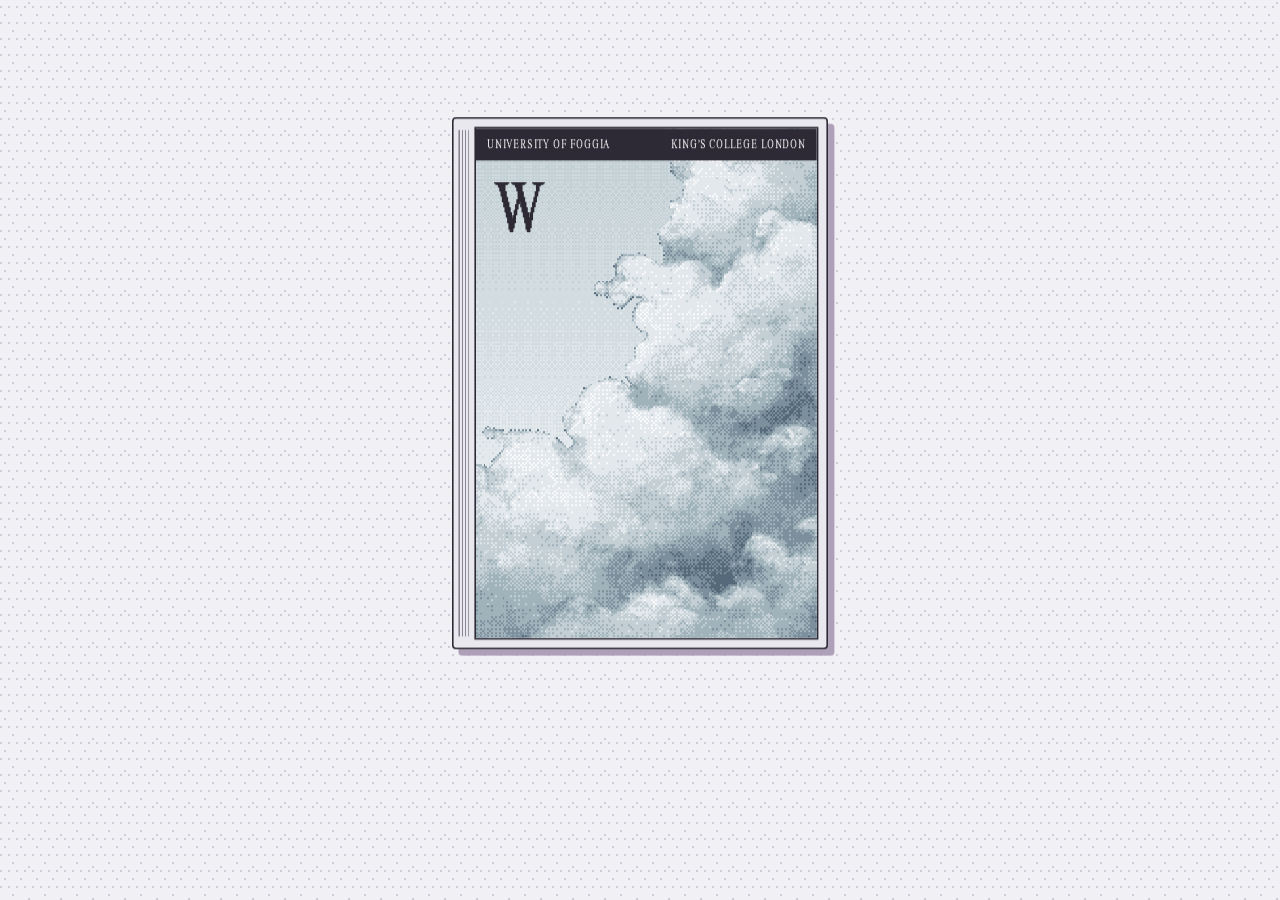
<file: index.html>
<!doctype html>
<html lang="en">
<head>
<meta charset="utf-8">
<meta name="viewport" content="width=device-width, initial-scale=1">
<title>Who Gets to Play?</title>
<meta name="description" content="Physical and conceptual accessibility in videogames. A lecture by Nadia Di Leo, University of Foggia and King’s College London.">
<link rel="icon" href="data:image/svg+xml,%3Csvg xmlns='http://www.w3.org/2000/svg' viewBox='0 0 16 16' shape-rendering='crispEdges'%3E%3Crect x='3' y='1' width='4' height='14' fill='%23afa0ba'/%3E%3Crect x='8' y='3' width='4' height='12' fill='%23a0b2ba'/%3E%3Crect x='3' y='1' width='4' height='2' fill='%232e2a35'/%3E%3Crect x='8' y='3' width='4' height='2' fill='%232e2a35'/%3E%3C/svg%3E">
<link rel="stylesheet" href="assets/css/style.css">
</head>
<body>

<svg width="0" height="0" style="position:absolute" aria-hidden="true">
  <defs>
    <symbol id="i-arrow" viewBox="0 0 10 8"><path d="M0 3H6V0H7V1H8V2H9V3H10V5H9V6H8V7H7V8H6V5H0Z"/></symbol>
    <symbol id="i-shelf" viewBox="0 0 16 14"><path d="M0 13h16v1H0zM1 2h3v11H1zM5 4h3v9H5zM9 3h2v10H9zM12 6l2-1 2 7-2 1z"/></symbol>
    <symbol id="i-file" viewBox="0 0 16 18">
      <path d="M1 0h10v1h1v1h1v1h1v1h1v14H1z" fill="#fbfafc"/>
      <path d="M1 0h10v1H2v16h12V5h1v13H1zM11 1h1v1h1v1h1v1h1v1h-5zM12 3v1h1V3z" fill="#2e2a35"/>
      <path d="M4 8h8v6H4z" fill="#a0b2ba"/><path d="M4 12h2v-1h1v-1h1v1h1v1h1v-1h1v1h1v2H4z" fill="#6f6280"/><path d="M10 9h1v1h-1z" fill="#fbfafc"/>
    </symbol>
    <symbol id="i-doc" viewBox="0 0 16 18">
      <path d="M1 0h10v1h1v1h1v1h1v1h1v14H1z" fill="#fbfafc"/>
      <path d="M1 0h10v1H2v16h12V5h1v13H1zM11 1h1v1h1v1h1v1h1v1h-5zM12 3v1h1V3z" fill="#2e2a35"/>
      <path d="M4 7h8v1H4zM4 9h8v1H4zM4 11h8v1H4zM4 13h5v1H4z" fill="#6f6280"/>
    </symbol>
    <symbol id="i-globe" viewBox="0 0 16 18">
      <path d="M1 1h14v16H1z" fill="#fbfafc"/>
      <path d="M1 1h14v1H2v14h12V2h1v15H1zM2 4h12v1H2z" fill="#2e2a35"/>
      <path d="M3 2h1v1H3zM5 2h1v1H5z" fill="#2e2a35"/>
      <path d="M4 7h8v1H4zM4 9h6v1H4zM4 11h8v1H4zM4 13h4v1H4z" fill="#557080"/>
    </symbol>
    <symbol id="i-film" viewBox="0 0 16 18">
      <path d="M1 2h14v14H1z" fill="#2e2a35"/>
      <path d="M2 3h1v1H2zM2 6h1v1H2zM2 9h1v1H2zM2 12h1v1H2zM2 14h1v1H2zM13 3h1v1h-1zM13 6h1v1h-1zM13 9h1v1h-1zM13 12h1v1h-1zM13 14h1v1h-1z" fill="#fbfafc"/>
      <path d="M4 4h8v10H4z" fill="#a0b2ba"/><path d="M7 7h1v1h1v1h1v1H9v1H8v1H7z" fill="#fbfafc"/>
    </symbol>
  </defs>
</svg>

<div id="stage" aria-live="off">

  <!-- ============================== TITLE ============================== -->
  <section id="scr-title" class="screen is-active" aria-label="Title screen">
    <div class="case3d-wrap">
      <div id="title-case" class="case3d" aria-hidden="true">
        <div class="c3-front">
          <div class="cover">
            <p class="cover-band"><span>University of Foggia</span><span>King’s College London</span></p>
            <div class="cover-art">
              <img src="assets/deco/cloud.png" alt="" class="px">
            </div>
            <h1 class="cover-title"><span class="tt" data-type>WHO GETS</span><span class="tt" data-type>TO PLAY?</span></h1>
            <p class="cover-sub">Physical and conceptual accessibility in Videogames</p>
            <p class="cover-author">NADIA DI LEO</p>
          </div>
        </div>
        <div class="c3-spine"><div class="spine-own"><span class="so-num">00</span><span class="so-title">WHO GETS TO PLAY?</span><span class="so-author">DI LEO</span></div></div>
        <div class="c3-back"></div>
      </div>
    </div>
    <div class="title-cta">
      <button class="btn btn-start" id="btn-start" type="button"><span class="blink">Press start</span></button>
      <p class="hint">Enter to start, F for fullscreen</p>
    </div>
    <p class="sr-only">Who gets to play? Physical and conceptual accessibility in Videogames. Nadia Di Leo. University of Foggia, King’s College London.</p>
  </section>

  <!-- ============================== LIBRARY ============================== -->
  <section id="scr-library" class="screen" aria-label="Lecture library">
    <header class="lib-head">
      <h2 class="lib-title">Who gets to play?</h2>
      <p class="lib-sub">Physical and conceptual accessibility in Videogames</p>
    </header>

    <div class="lib-scroll">
      <div class="lib-box">
        <div class="lib-scene" id="lib-scene">
          <div class="wall-window" aria-hidden="true">
            <div class="ww-sky"><img src="assets/deco/cloud.png" alt="" class="px ww-cloud"></div>
            <div class="ww-frame"></div>
          </div>
          <div id="shelf">
            <div class="plank" aria-hidden="true"></div>
          </div>
          <p id="hover-label" class="hover-label" aria-hidden="true"></p>
        </div>
      </div>
    </div>

    <p class="lib-hint">Pick a case from the shelf, or press start to play in order.</p>
    <div class="lib-actions">
      <button class="btn" id="btn-continue" type="button"><span class="lbl">Start</span> <svg class="ic"><use href="#i-arrow"/></svg></button>
      <button class="btn btn-quiet" type="button" data-act="settings">Settings</button>
    </div>

    <div id="popup" class="win win-pop" role="dialog" aria-modal="false" aria-labelledby="pop-title" hidden>
      <div class="win-bar"><button class="win-close" type="button" aria-label="Close" data-act="pop-close"></button><span class="win-title" id="pop-num"></span><i class="win-zoom" aria-hidden="true"></i></div>
      <div class="win-body">
        <h3 id="pop-title"></h3>
        <p class="pop-blurb" id="pop-blurb"></p>
        <ol class="pop-pages" id="pop-pages"></ol>
        <p class="pop-spine" id="pop-spine"></p>
        <div class="pop-actions"><button class="btn" type="button" id="pop-open">Open <svg class="ic"><use href="#i-arrow"/></svg></button></div>
      </div>
    </div>
  </section>

  <!-- ============================== DECK ============================== -->
  <section id="scr-deck" class="screen" aria-label="Lecture">
    <div id="pages">

      <!-- ===== 01 WHAT I STUDY ===== -->
      <article class="page" id="p-study">
        <header class="pg-head"><h2 class="pg-title">WHAT I STUDY</h2></header>
        <div class="study-grid">
          <section class="win in" style="--acc:var(--lilac)">
            <div class="win-bar"><i class="win-close"></i><h3 class="win-title">Physical accessibility</h3><i class="win-zoom"></i></div>
            <div class="win-body txt"><p>Can a player perceive and operate the game? How is the user experience influenced by subtitles, remappable controls, readable text, and alternative inputs?</p></div>
          </section>
          <section class="win in" style="--acc:var(--blue)">
            <div class="win-bar"><i class="win-close"></i><h3 class="win-title">Conceptual accessibility</h3><i class="win-zoom"></i></div>
            <div class="win-body txt"><p>Does the game, and the culture around it, make room for the player? We will analyze how players present their identities through avatars, how much they value feeling represented, and how community norms enforced by online spaces influence accessibility.</p></div>
          </section>
          <section class="frame in">
            <h3 class="frame-title">Where I look</h3>
            <div class="txt"><p>Serious games, meaning games with an explicit educational purpose that are not meant to be played mainly for amusement (Abt, 1970), and the commercial games they get compared with. In my view, though, any game can become serious, whether or not it was designed for that. James Paul Gee makes a similar point about commercial games, which he calls “learning machines” (Gee, 2003). Minecraft is my own example: a commercial game that ended up in classrooms (Di Leo &amp; Traetta, 2025).</p></div>
          </section>
          <aside class="frame study-qr in" aria-label="Follow the slides on your own device">
            <svg class="qr" viewBox="0 0 29 29" shape-rendering="crispEdges" role="img" aria-label="QR code linking to nadiadileo.github.io/who-gets-to-play"><path d="M0 0h7v1h-7zM9 0h1v1h-1zM14 0h1v1h-1zM16 0h5v1h-5zM22 0h7v1h-7zM0 1h1v1h-1zM6 1h1v1h-1zM8 1h2v1h-2zM11 1h3v1h-3zM15 1h1v1h-1zM18 1h1v1h-1zM22 1h1v1h-1zM28 1h1v1h-1zM0 2h1v1h-1zM2 2h3v1h-3zM6 2h1v1h-1zM9 2h3v1h-3zM14 2h3v1h-3zM18 2h1v1h-1zM20 2h1v1h-1zM22 2h1v1h-1zM24 2h3v1h-3zM28 2h1v1h-1zM0 3h1v1h-1zM2 3h3v1h-3zM6 3h1v1h-1zM8 3h2v1h-2zM11 3h1v1h-1zM13 3h1v1h-1zM15 3h3v1h-3zM20 3h1v1h-1zM22 3h1v1h-1zM24 3h3v1h-3zM28 3h1v1h-1zM0 4h1v1h-1zM2 4h3v1h-3zM6 4h1v1h-1zM10 4h1v1h-1zM12 4h2v1h-2zM16 4h1v1h-1zM19 4h2v1h-2zM22 4h1v1h-1zM24 4h3v1h-3zM28 4h1v1h-1zM0 5h1v1h-1zM6 5h1v1h-1zM8 5h1v1h-1zM10 5h1v1h-1zM14 5h3v1h-3zM20 5h1v1h-1zM22 5h1v1h-1zM28 5h1v1h-1zM0 6h7v1h-7zM8 6h1v1h-1zM10 6h1v1h-1zM12 6h1v1h-1zM14 6h1v1h-1zM16 6h1v1h-1zM18 6h1v1h-1zM20 6h1v1h-1zM22 6h7v1h-7zM12 7h1v1h-1zM14 7h3v1h-3zM0 8h5v1h-5zM6 8h5v1h-5zM12 8h4v1h-4zM17 8h1v1h-1zM19 8h1v1h-1zM21 8h1v1h-1zM23 8h1v1h-1zM25 8h1v1h-1zM27 8h1v1h-1zM4 9h2v1h-2zM9 9h1v1h-1zM14 9h1v1h-1zM16 9h1v1h-1zM18 9h7v1h-7zM28 9h1v1h-1zM1 10h1v1h-1zM5 10h5v1h-5zM11 10h2v1h-2zM14 10h5v1h-5zM20 10h2v1h-2zM23 10h2v1h-2zM0 11h1v1h-1zM3 11h3v1h-3zM7 11h1v1h-1zM9 11h3v1h-3zM16 11h1v1h-1zM18 11h3v1h-3zM25 11h1v1h-1zM27 11h1v1h-1zM2 12h1v1h-1zM4 12h4v1h-4zM9 12h1v1h-1zM11 12h5v1h-5zM17 12h2v1h-2zM25 12h2v1h-2zM1 13h1v1h-1zM4 13h2v1h-2zM7 13h4v1h-4zM12 13h2v1h-2zM16 13h9v1h-9zM28 13h1v1h-1zM0 14h3v1h-3zM4 14h1v1h-1zM6 14h1v1h-1zM9 14h1v1h-1zM12 14h6v1h-6zM24 14h3v1h-3zM1 15h2v1h-2zM5 15h1v1h-1zM8 15h2v1h-2zM12 15h1v1h-1zM14 15h3v1h-3zM18 15h4v1h-4zM23 15h2v1h-2zM27 15h1v1h-1zM1 16h1v1h-1zM5 16h3v1h-3zM12 16h2v1h-2zM17 16h1v1h-1zM19 16h1v1h-1zM25 16h2v1h-2zM0 17h1v1h-1zM2 17h4v1h-4zM8 17h3v1h-3zM12 17h2v1h-2zM17 17h3v1h-3zM21 17h4v1h-4zM26 17h1v1h-1zM28 17h1v1h-1zM0 18h1v1h-1zM2 18h2v1h-2zM5 18h5v1h-5zM14 18h3v1h-3zM18 18h1v1h-1zM20 18h5v1h-5zM26 18h1v1h-1zM0 19h1v1h-1zM2 19h1v1h-1zM5 19h1v1h-1zM8 19h4v1h-4zM14 19h1v1h-1zM16 19h1v1h-1zM19 19h2v1h-2zM24 19h1v1h-1zM27 19h1v1h-1zM0 20h1v1h-1zM3 20h1v1h-1zM6 20h3v1h-3zM10 20h5v1h-5zM17 20h1v1h-1zM19 20h6v1h-6zM26 20h3v1h-3zM8 21h2v1h-2zM11 21h2v1h-2zM14 21h1v1h-1zM16 21h3v1h-3zM20 21h1v1h-1zM24 21h5v1h-5zM0 22h7v1h-7zM8 22h2v1h-2zM15 22h1v1h-1zM17 22h1v1h-1zM19 22h2v1h-2zM22 22h1v1h-1zM24 22h3v1h-3zM0 23h1v1h-1zM6 23h1v1h-1zM12 23h1v1h-1zM15 23h1v1h-1zM19 23h2v1h-2zM24 23h1v1h-1zM27 23h2v1h-2zM0 24h1v1h-1zM2 24h3v1h-3zM6 24h1v1h-1zM8 24h4v1h-4zM13 24h2v1h-2zM17 24h2v1h-2zM20 24h5v1h-5zM26 24h1v1h-1zM28 24h1v1h-1zM0 25h1v1h-1zM2 25h3v1h-3zM6 25h1v1h-1zM8 25h2v1h-2zM11 25h1v1h-1zM13 25h1v1h-1zM16 25h4v1h-4zM25 25h4v1h-4zM0 26h1v1h-1zM2 26h3v1h-3zM6 26h1v1h-1zM8 26h1v1h-1zM14 26h4v1h-4zM19 26h1v1h-1zM21 26h7v1h-7zM0 27h1v1h-1zM6 27h1v1h-1zM8 27h3v1h-3zM12 27h1v1h-1zM16 27h1v1h-1zM20 27h1v1h-1zM22 27h1v1h-1zM25 27h1v1h-1zM27 27h1v1h-1zM0 28h7v1h-7zM8 28h2v1h-2zM12 28h6v1h-6zM19 28h1v1h-1zM21 28h1v1h-1zM23 28h1v1h-1zM26 28h1v1h-1z"/></svg>
            <div class="sq-text">
              <p class="sq-lead">Follow the slides on your own screen</p>
              <a class="sq-url" href="https://nadiadileo.github.io/who-gets-to-play/">nadiadileo.github.io/who-gets-to-play</a>
            </div>
          </aside>
        </div>
      </article>

      <!-- ===== PART 1 ===== -->
      <article class="page page-divider" id="p-part1">
        <div class="div-text">
          <h2 class="div-title in">PHYSICAL<br>ACCESSIBILITY</h2>
          <p class="div-q in"><span>PART 1</span><svg class="ic div-arrow"><use href="#i-arrow"/></svg><span><span class="q-text">CAN YOU PERCEIVE AND OPERATE THE GAME?</span></span></p>
        </div>
        <section class="win div-panel in" style="--acc:var(--lilac)" aria-label="Accessibility options, a demonstration">
          <div class="win-bar"><i class="win-close"></i><span class="win-title">Accessibility</span><i class="win-zoom"></i></div>
          <div class="win-body opts" id="opts">
            <div class="opt" data-k="subs"><span class="opt-l">Subtitles</span><button class="tog" type="button" role="switch" aria-checked="false" aria-label="Subtitles"><i></i></button></div>
            <div class="opt" data-k="remap"><span class="opt-l">Remappable controls</span><button class="tog" type="button" role="switch" aria-checked="false" aria-label="Remappable controls"><i></i></button></div>
            <div class="opt" data-k="size"><span class="opt-l">Text size</span><div class="seg" role="slider" tabindex="0" aria-label="Text size" aria-valuemin="1" aria-valuemax="5" aria-valuenow="2"><i data-v="1"></i><i data-v="2"></i><i data-v="3"></i><i data-v="4"></i><i data-v="5"></i></div></div>
            <div class="opt" data-k="alt"><span class="opt-l">Alternative inputs</span><button class="tog" type="button" role="switch" aria-checked="false" aria-label="Alternative inputs"><i></i></button></div>
            <div class="opt" data-k="hold"><span class="opt-l">Hold to toggle</span><button class="tog" type="button" role="switch" aria-checked="false" aria-label="Hold to toggle"><i></i></button></div>
          </div>
        </section>
      </article>

      <!-- ===== 02 A GAP IN THE GUIDELINES ===== -->
      <article class="page" id="p-gap">
        <header class="pg-head"><h2 class="pg-title">A GAP IN THE GUIDELINES</h2></header>
        <div class="two-col gap-cols">
          <section class="win in" style="--acc:var(--blue)">
            <div class="win-bar"><i class="win-close"></i><h3 class="win-title">What exists for videogames</h3><i class="win-zoom"></i></div>
            <div class="win-body txt">
              <p>The <a class="tlink" href="#w-gagfull" role="button" data-open="w-gagfull" data-step="1">Game Accessibility Guidelines (GAG)</a> are the most comprehensive resource on game accessibility. They have been written by studios, specialists and academics.</p>
              <p>The guidelines cover about 120 items, sorted by area (motor, cognitive, vision, hearing, speech, general) and by level (basic, intermediate, advanced)</p>
              <p>Nothing equivalent exists for serious games: educational environments have specific requirements that the Guidelines do not cover. Similarly, many of the checks included in the GAGs do not apply to educational games.</p>
            </div>
          </section>
          <div class="col-stack">
            <section class="win in" style="--acc:var(--lilac)">
              <div class="win-bar"><i class="win-close"></i><h3 class="win-title">What doesn’t fit a classroom</h3><i class="win-zoom"></i></div>
              <div class="win-body txt">
                <ul class="dash">
                  <li><a class="tlink" href="#w-bypass" role="button" data-open="w-bypass" data-step="2">“Offer a means to bypass gameplay elements that aren’t part of the core mechanic”</a>: in a serious game, the part you skip may be the lesson (Habgood &amp; Ainsworth, 2011)</li>
                  <li>GAG picture one player and one game; at school, many settings belong to the teacher</li>
                </ul>
              </div>
            </section>
            <p class="goal frame in"><span class="goal-k">My goal:</span> <span class="goal-t">Serious Game Accessibility Guidelines</span></p>
          </div>
        </div>

        <section class="win win-float win-browser jit" id="w-gagfull" style="--acc:var(--blue)" hidden>
          <div class="win-bar"><button class="win-close" type="button" aria-label="Close window"></button><span class="win-title">Game accessibility guidelines</span><button class="win-zoom" type="button" aria-label="Enlarge"></button></div>
          <p class="win-addr">gameaccessibilityguidelines.com/full-list</p>
          <div class="win-scroll" tabindex="0" aria-label="Full list of the Game Accessibility Guidelines">
            <img src="assets/img/gag-full-1.png" alt="The Game Accessibility Guidelines website, full list page. Levels explained: basic, intermediate, advanced. Motor guidelines follow." width="960" height="2400" loading="lazy">
            <img src="assets/img/gag-full-2.png" alt="Full list continued: motor and cognitive guidelines." width="960" height="2400" loading="lazy">
            <img src="assets/img/gag-full-3.png" alt="Full list continued: cognitive and vision guidelines." width="960" height="2400" loading="lazy">
            <img src="assets/img/gag-full-4.png" alt="Full list continued: vision and hearing guidelines." width="960" height="2400" loading="lazy">
            <img src="assets/img/gag-full-5.png" alt="Full list continued: speech and general guidelines." width="960" height="1722" loading="lazy">
          </div>
        </section>
        <section class="win win-float jit" id="w-bypass" style="--acc:var(--lilac)" hidden>
          <div class="win-bar"><button class="win-close" type="button" aria-label="Close window"></button><span class="win-title">General, intermediate</span><button class="win-zoom" type="button" aria-label="Enlarge"></button></div>
          <div class="win-img"><img src="assets/img/gag-bypass.png" alt="Game Accessibility Guidelines page: Offer a means to bypass gameplay elements that aren’t part of the core mechanic, via settings or in-game skip option. Example: Puzzle Retreat allows players to take as much time on an individual puzzle as they’d like, reset it as many times as they want and even skip the puzzle entirely." width="1408" height="713"></div>
        </section>
      </article>

      <!-- ===== 03 FROM CHECKLISTS TO PLAYABILITY (1) ===== -->
      <article class="page" id="p-check-1">
        <header class="pg-head">
          <h2 class="pg-title">FROM CHECKLISTS TO PLAYABILITY</h2>
          <p class="pg-sub">A systematic mapping of “Can I Play That?” and GAGs</p>
        </header>
        <div class="two-col cl1-cols">
          <div class="txt txt-lg">
            <p class="big-num in"><span data-count="479">479</span></p>
            <p class="in">I mapped 479 accessibility reviews (2019–2025) by disabled players onto the GAG (Di Leo &amp; Tarantino, 2026) to understand how accessible mainstream games actually are</p>
            <p class="in">To do so, we manually coded each review and noted whether it mentioned a guideline, and whether it was implemented or missing. Reviews received a composite score based on how many guidelines appeared (represented count) and how many of them were rated positively (positive rate)</p>
          </div>
          <section class="win win-paper jit in" style="--acc:var(--lilac)">
            <div class="win-bar"><i class="win-close"></i><span class="win-title">DiGRA 2026</span><button class="win-zoom" type="button" aria-label="Enlarge"></button></div>
            <div class="win-img"><img src="assets/img/paper-digra.png" alt="First page of the paper From Checklists to Playability: A systematic mapping of player reviews to the Game Accessibility Guidelines, by Nadia Di Leo and Antonino Tarantino, University of Foggia." width="728" height="836"></div>
          </section>
        </div>
        <p class="cite in">Di Leo, N., &amp; Tarantino, A. (2026). From checklists to playability: A systematic mapping of player reviews to the Game Accessibility Guidelines. In <i>Proceedings of DiGRA 2026</i>. Digital Games Research Association.</p>
      </article>

      <!-- ===== 03 FROM CHECKLISTS TO PLAYABILITY (2) ===== -->
      <article class="page" id="p-check-2">
        <header class="pg-head"><h2 class="pg-title">FROM CHECKLISTS TO PLAYABILITY</h2></header>
        <div class="two-col cl2-cols">
          <div>
            <p class="lead in">Coverage is uneven: Intermediate and Advanced requirements are almost never mentioned in the reviews. “Hearing” is the most represented category, while “Speech” almost never appears</p>
            <section class="win in" style="--acc:var(--blue)">
              <div class="win-bar"><i class="win-close"></i><span class="win-title">High scores</span><i class="win-zoom"></i></div>
              <div class="win-body">
                <p class="hs-cap">The reviews with the highest accessibility profiles (in terms of score) were:</p>
                <table class="hiscore">
                  <thead><tr><th scope="col">Game</th><th scope="col">Game score</th><th scope="col">Positive rate</th><th scope="col">Represented count</th></tr></thead>
                  <tbody>
                    <tr><th scope="row">South of Midnight</th><td>0.72</td><td>0.92</td><td>37</td></tr>
                    <tr><th scope="row">Dragon Age: The Veilguard</th><td>0.72</td><td>0.97</td><td>29</td></tr>
                    <tr><th scope="row">Stories of Blossom</th><td>0.72</td><td>0.92</td><td>36</td></tr>
                  </tbody>
                </table>
              </div>
            </section>
          </div>
          <div class="desk" aria-label="Figures">
            <button class="file in" type="button" data-open="w-repr" data-step="1"><svg class="fi"><use href="#i-file"/></svg><span>representation-rate</span></button>
            <button class="file in" type="button" data-open="w-yes" data-step="2"><svg class="fi"><use href="#i-file"/></svg><span>yes-rate</span></button>
          </div>
        </div>
        <section class="win win-float jit" id="w-repr" style="--acc:var(--lilac)" hidden>
          <div class="win-bar"><button class="win-close" type="button" aria-label="Close window"></button><span class="win-title">Representation rate</span><button class="win-zoom" type="button" aria-label="Enlarge"></button></div>
          <div class="win-img"><img src="assets/img/digra-representation.png" alt="Heatmap, representation rate (how often guidelines are mentioned) by cluster and level. Basic: cognitive 14%, general 7%, hearing 39%, motor 19%, speech 1%, vision 15%. Intermediate: 9%, 9%, 15%, 10%, 2%, 6%. Advanced: 2%, 1%, 0%, 6%, 0%, 7%." width="1600" height="1200"></div>
        </section>
        <section class="win win-float jit" id="w-yes" style="--acc:var(--blue)" hidden>
          <div class="win-bar"><button class="win-close" type="button" aria-label="Close window"></button><span class="win-title">Yes-rate</span><button class="win-zoom" type="button" aria-label="Enlarge"></button></div>
          <div class="win-img"><img src="assets/img/digra-yes-rate.png" alt="Heatmap, yes-rate by cluster and level. Basic: cognitive 63%, general 85%, hearing 73%, motor 65%, speech 75%, vision 56%. Intermediate: 81%, 84%, 59%, 56%, 72%, 77%. Advanced: 63%, 79%, 50%, 46%, 100%, 52%." width="1600" height="1200"></div>
        </section>
      </article>

      <!-- ===== 04 THE AWARD NOMINEES (1) ===== -->
      <article class="page" id="p-awards-1">
        <header class="pg-head"><h2 class="pg-title pg-title-md">THE AWARD NOMINEES FOR THE INNOVATION IN ACCESSIBILITY AWARD 2025</h2></header>
        <div class="two-col aw1-cols">
          <div class="txt">
            <p class="in">In another study, currently under review, the five nominees for the Innovation in Accessibility award at The Game Awards 2025 were analyzed: Assassin’s Creed Shadows, Atomfall, DOOM: The Dark Ages, EA Sports FC 26, and South of Midnight.</p>
            <p class="in">After a 60-minute playthrough, following the First-Time User Experience framework (Barnett et al., 2018), two annotators (κ = 0.92) evaluated how many GAGs were implemented and documented in each game.</p>
            <p class="in">All of them obtained high scores, but most features were not documented on the games’ websites and many advanced items were still missing.</p>
            <p class="note frame in">DOOM: The Dark Ages won the award while ranking third on compliance. My audit placed South of Midnight at first place.</p>
          </div>
          <section class="win jit in" style="--acc:var(--lilac)">
            <div class="win-bar"><i class="win-close"></i><span class="win-title">Implemented and documented</span><i class="win-zoom"></i></div>
            <div class="win-body">
              <p class="chart-cap">Accessibility features implemented and documented (%)</p>
              <div class="bars" id="bars" role="img" aria-label="Bar chart. Implemented and documented, as percentages of applicable GAG items: Assassin’s Creed Shadows 77.7 and 26.7; Atomfall 83.0 and 31.0; DOOM: The Dark Ages 80.7 and 40.6; EA Sports FC 26 74.5 and 48.6; South of Midnight 84.2 and 25.5."></div>
              <p class="legend"><span><i class="sw sw-impl"></i>Implemented (% of applicable GAG items)</span><span><i class="sw sw-doc"></i>Documented (% of applicable GAG items)</span></p>
            </div>
          </section>
        </div>
        <p class="cite in">Di Leo, N. (2026a). <i>A matter of accessibility: A guidelines-based accessibility evaluation of award-nominated video games</i> (manuscript under review).</p>
      </article>

      <!-- ===== 04 THE AWARD NOMINEES (2) ===== -->
      <article class="page" id="p-awards-2">
        <header class="pg-head">
          <h2 class="pg-title">THE AWARD NOMINEES</h2>
          <p class="pg-sub">GAG implementation, game by game</p>
        </header>
        <div class="two-col aw2-cols">
          <div class="game-list in" role="tablist" aria-label="Choose a game" id="game-list"></div>
          <section class="win jit in" style="--acc:var(--blue)" id="game-view">
            <div class="win-bar"><i class="win-close"></i><span class="win-title" id="gv-title"></span><button class="win-zoom" type="button" aria-label="Enlarge"></button></div>
            <div class="win-img gv-img"><img id="gv-img" src="assets/img/heat-ac-shadows.png" alt="" width="1144" height="834"></div>
          </section>
        </div>
      </article>

      <!-- ===== 05 GAME CHANGER ===== -->
      <article class="page" id="p-gc">
        <header class="pg-head">
          <h2 class="pg-title">GAME CHANGER</h2>
          <p class="pg-sub">My PhD project: <span class="np">Game changer. Rewriting the rules of inclusive education</span></p>
        </header>
        <div class="two-col gc-cols">
          <div class="txt txt-sm">
            <p class="in">My project involves building a teaching intervention focused on games with specific accessibility settings, above all Minecraft Education.</p>
            <p class="in">I am conducting several Minecraft-based lessons in primary and lower-secondary classes in Italy, with experimental and control groups. The lessons cover creative writing, life science, maths, and environmental education.</p>
            <p class="in">I developed a mixed-methods study design: students’ experiences are evaluated through standardized questionnaires, focus groups, gameplay recordings.</p>
            <p class="in">Through these instruments, I am measuring whether their attitude towards the subjects of the lessons has changed, as well as their interaction with the Minecraft environment.</p>
            <p class="in">Students can pick their own tools and settings, and record those choices throughout the lessons thanks to an accessibility checklist.</p>
            <p class="in">I will use the results to write guidelines for teachers and developers on using games inclusively at school</p>
          </div>
          <section class="win in" style="--acc:var(--lilac)" data-widget="rando">
            <div class="win-bar"><i class="win-close"></i><span class="win-title">Study design</span><i class="win-zoom"></i></div>
            <div class="win-body">
              <div class="rando" aria-hidden="true">
                <div class="rd-pool"></div>
                <div class="rd-groups">
                  <div class="rd-group" data-g="a"><p class="rd-name">Minecraft Education</p><div class="rd-slots"></div></div>
                  <div class="rd-group" data-g="b"><p class="rd-name">Conventional teaching</p><div class="rd-slots"></div></div>
                </div>
                <p class="rd-flow"><span>Pre-test</span><svg class="ic"><use href="#i-arrow"/></svg><span>Lessons</span><svg class="ic"><use href="#i-arrow"/></svg><span>Post-test</span></p>
              </div>
              <p class="rd-text">Cluster-randomised design: 8 classes randomly assigned to Minecraft Education (4) or conventional teaching (4), with pre- and post-tests, within a mixed-methods intervention design (Creswell &amp; Plano Clark, 2018)</p>
              <button class="btn btn-sm rd-go" type="button" data-step="1">Randomise</button>
            </div>
          </section>
        </div>
      </article>

      <!-- ===== 06 WHY MINECRAFT EDUCATION? ===== -->
      <article class="page" id="p-whymc">
        <header class="pg-head">
          <h2 class="pg-title">WHY MINECRAFT EDUCATION?</h2>
          <p class="pg-sub">Evidence of its educational effectiveness</p>
        </header>
        <div class="two-col mc-cols">
          <div class="txt txt-lg">
            <p class="in">To analyze the impact of Minecraft Education, we conducted a systematic review of 18 peer-reviewed studies (2019–2024), from kindergarten to secondary school (Di Leo &amp; Traetta, 2025)</p>
            <p class="in">We found that Minecraft is used across nations (from Taiwan to Brazil) and school subjects (Geography, Maths, Life Sciences, History etc.). Most studies reported positive results, both qualitatively and quantitatively.</p>
            <p class="in">There are, however, some barriers that need to be addressed, such as the reliance on technological infrastructure and the learning curve of the game, which affects teachers just as much as students.</p>
          </div>
          <section class="win win-paper jit in" style="--acc:var(--blue)">
            <div class="win-bar"><i class="win-close"></i><span class="win-title">IJET 2025</span><button class="win-zoom" type="button" aria-label="Enlarge"></button></div>
            <div class="win-img"><img src="assets/img/paper-ijet.png" alt="First page of Crafting knowledge block by block: A systematic review on the educational potential of Minecraft in schools, by Nadia Di Leo and Luigi Traetta, Italian Journal of Educational Technology." width="1260" height="1138"></div>
          </section>
        </div>
        <p class="cite in">Di Leo, N., &amp; Traetta, L. (2025). Crafting knowledge block by block: A systematic review on the educational potential of Minecraft in schools. <i>Italian Journal of Educational Technology, 33</i>(1), 67–85.</p>
      </article>

      <!-- ===== 07 MINECRAFT EDUCATION AND THE GAG ===== -->
      <article class="page" id="p-mcgag">
        <header class="pg-head">
          <h2 class="pg-title pg-title-md">EVALUATING MINECRAFT EDUCATION WITH THE GAG</h2>
          <p class="pg-sub">Evidence of its accessibility</p>
        </header>
        <div class="two-col mg-cols">
          <div class="txt">
            <p class="in">To assess Minecraft’s accessibility, I manually mapped it to the Game Accessibility Guidelines.</p>
            <p class="in">Minecraft Education fully satisfies 37.2% of the Guidelines, and partially satisfies another 38% of them.</p>
            <p class="in">The General, Speech, and Vision categories are those with the best results, while the Hearing and Motor categories still have some gaps. Further data on Minecraft’s accessibility is being collected thanks to the Accessibility Checklists of the Game Changer project.</p>
            <p class="note frame in">There’s still work to be done, but it confirms itself as a very accessible game.</p>
          </div>
          <div class="mg-side">
            <section class="win jit in" style="--acc:var(--lilac)">
              <div class="win-bar"><i class="win-close"></i><span class="win-title">Overall GAG compliance</span><i class="win-zoom"></i></div>
              <div class="win-body donut-body">
                <svg class="donut" viewBox="0 0 120 120" role="img" aria-label="Overall GAG compliance of Minecraft Education: yes 37.2%, partial 38.0%, no 14.9%, not applicable 9.9%. 91 of 109 applicable guidelines addressed.">
                  <defs>
                    <pattern id="pat-dots" width="2" height="2" patternUnits="userSpaceOnUse"><rect width="2" height="2" fill="#a0b2ba"/><rect width="1" height="1" fill="#55697a"/></pattern>
                    <pattern id="pat-lines" width="3" height="3" patternUnits="userSpaceOnUse"><rect width="3" height="3" fill="#e4e0e8"/><rect width="3" height="1" fill="#8f86a0"/></pattern>
                  </defs>
                  <circle class="d-track" cx="60" cy="60" r="44"/>
                  <circle class="d-seg" data-v="37.2" stroke="#6f6280" cx="60" cy="60" r="44"/>
                  <circle class="d-seg" data-v="38.0" stroke="#afa0ba" cx="60" cy="60" r="44"/>
                  <circle class="d-seg" data-v="14.9" stroke="url(#pat-dots)" cx="60" cy="60" r="44"/>
                  <circle class="d-seg" data-v="9.9" stroke="url(#pat-lines)" cx="60" cy="60" r="44"/>
                </svg>
                <div class="donut-c"><span class="dc-n">91</span><span class="dc-l">of 109 addressed</span></div>
                <ul class="d-legend">
                  <li><i class="sw" style="background:#6f6280"></i><b>37.2%</b> Yes</li>
                  <li><i class="sw" style="background:#afa0ba"></i><b>38.0%</b> Partial</li>
                  <li><i class="sw sw-dots"></i><b>14.9%</b> No</li>
                  <li><i class="sw sw-lines"></i><b>9.9%</b> N/A</li>
                </ul>
              </div>
            </section>
            <div class="desk desk-row">
              <button class="file in" type="button" data-open="w-dash" data-step="1"><svg class="fi"><use href="#i-file"/></svg><span>dashboard</span></button>
              <button class="file in" type="button" data-open="w-cl" data-step="2"><svg class="fi"><use href="#i-doc"/></svg><span>checklists</span></button>
              <button class="file in" type="button" data-open="w-jimtlt" data-step="3"><svg class="fi"><use href="#i-doc"/></svg><span>article</span></button>
            </div>
          </div>
        </div>
        <p class="cite in">Di Leo, N. (2026c). From feature to function. Rethinking videogame accessibility as distributed learning. <i>Journal of Inclusive Methodology and Technology in Learning and Teaching, 6</i>(1).</p>

        <section class="win win-float jit" id="w-dash" style="--acc:var(--blue)" hidden>
          <div class="win-bar"><button class="win-close" type="button" aria-label="Close window"></button><span class="win-title">Compliance dashboard</span><button class="win-zoom" type="button" aria-label="Enlarge"></button></div>
          <div class="win-img"><img src="assets/img/mce-dashboard.png" alt="Minecraft Education Game Accessibility Guidelines compliance dashboard: overall compliance donut, radar chart by category, compliance rate by guideline level, compliance by accessibility category and a compliance score heatmap." width="954" height="877"></div>
        </section>
        <section class="win win-float jit" id="w-cl" style="--acc:var(--lilac)" hidden>
          <div class="win-bar"><button class="win-close" type="button" aria-label="Close window"></button><span class="win-title">Game Changer checklists</span><i class="win-zoom"></i></div>
          <div class="win-body cl-body">
            <figure class="cl-fig">
              <img src="assets/img/checklist-tts.png" alt="Checklist row in Italian: Sintetizzatore vocale per la chat, with Disattivato ticked, and the handwritten note: Non si sa mai cosa scrivono gli altri." width="809" height="125">
              <figcaption>Chat text-to-speech: <b>turned off</b>. “You never know what the others write.”</figcaption>
            </figure>
            <figure class="cl-fig">
              <img src="assets/img/checklist-opacity.png" alt="Checklist row in Italian: Opacità sfondo testo (testo, chat, azioni). L’hai cambiato? Quale? Perché? Handwritten answer: Tutti, non vedo." width="791" height="51">
              <figcaption>Text background opacity (text, chat, actions). Did you change it? Which one? Why? “All of them, I can’t see…”</figcaption>
            </figure>
          </div>
        </section>
        <section class="win win-float jit" id="w-jimtlt" style="--acc:var(--blue)" hidden>
          <div class="win-bar"><button class="win-close" type="button" aria-label="Close window"></button><span class="win-title">JIMTLT 2026</span><button class="win-zoom" type="button" aria-label="Enlarge"></button></div>
          <div class="win-img"><img src="assets/img/paper-jimtlt.png" alt="First page of From feature to function. Rethinking videogame accessibility as distributed learning, by Nadia Di Leo, Journal of Inclusive Methodology and Technology in Learning and Teaching." width="1241" height="1053"></div>
        </section>
      </article>

      <!-- ===== 08 WHAT 27,036 REVIEWS SAY ===== -->
      <article class="page" id="p-reviews">
        <header class="pg-head"><h2 class="pg-title">WHAT <span data-count="27036" data-sep="1">27,036</span> REVIEWS SAY</h2></header>
        <div class="two-col rv-cols">
          <div class="txt">
            <p class="in">To get a bigger picture, I analysed 27,036 English reviews from Google Play and the App Store (2018–2026)</p>
            <p class="in">Two coders built a 15-category codebook and manually annotated a sample of the corpus (200 reviews); then, an LLM coded the full corpus (macro-F1 0.84; κ 0.71 vs 0.74 between humans)</p>
            <p class="note frame in">73.9% of the reviews about classroom use agree with the store description</p>
            <p class="in">Negative reviews cluster on sign-in, licences and crashes: the gap opens before learning can start</p>
          </div>
          <div class="rv-side">
            <section class="win jit in" style="--acc:var(--blue)">
              <div class="win-bar"><i class="win-close"></i><span class="win-title">Store description alignment</span><button class="win-zoom" type="button" aria-label="Enlarge"></button></div>
              <div class="win-img"><img src="assets/img/reviews-alignment.png" alt="Heatmap: store description alignment within each review category, as agreement, mixed, disagreement or not applicable. Classroom Learning Context: 74% agreement. Access Account License: 77% disagreement. Tech Bug Performance: 71% disagreement." width="1855" height="1718"></div>
            </section>
            <div class="desk desk-corner">
              <button class="file in" type="button" data-open="w-rvpaper" data-step="1"><svg class="fi"><use href="#i-doc"/></svg><span>manuscript</span></button>
            </div>
          </div>
        </div>
        <p class="cite in">Source: Di Leo, N. (2026b). <i>The reception of Minecraft Education Edition in user reviews: An LLM-assisted thematic analysis</i> (manuscript submitted for publication).</p>
        <section class="win win-float jit" id="w-rvpaper" style="--acc:var(--lilac)" hidden>
          <div class="win-bar"><button class="win-close" type="button" aria-label="Close window"></button><span class="win-title">Manuscript</span><button class="win-zoom" type="button" aria-label="Enlarge"></button></div>
          <div class="win-img"><img src="assets/img/paper-reviews.png" alt="First page of The reception of Minecraft Education Edition in user reviews: an LLM-assisted thematic analysis, by Nadia Di Leo." width="935" height="955"></div>
        </section>
      </article>

      <!-- ===== 09 CHOOSING A SKIN ===== -->
      <article class="page" id="p-skin">
        <div class="two-col skin-cols">
          <div>
            <h2 class="skin-q in">ONE OF THE FIRST THINGS STUDENTS DID WAS CHOOSE THEIR SKIN.</h2>
            <p class="lead in">Even though their first task was to complete the tutorial, their initial priority was to create an avatar that represented them.</p>
            <p class="note frame in">Narrative transportation (the cognitive, emotional, and visual absorption in a story and its characters) strongly predicts identification, and players with higher transportation hold more favorable attitudes toward protagonists (Iskender, 2023)</p>
          </div>
          <section class="win win-video jit in" style="--acc:var(--lilac)">
            <div class="win-bar"><i class="win-close"></i><span class="win-title">Skin selection</span><i class="win-zoom"></i></div>
            <div class="win-img video-box">
              <video id="skin-video" src="assets/video/skin-selection.mp4" poster="assets/video/skin-selection-poster.jpg" muted playsinline loop preload="auto" aria-label="Screen recording from Minecraft Education: a student scrolls through the skin packs and picks an avatar before starting the tutorial."></video>
              <button class="vid-toggle" type="button" aria-label="Play or pause the video"></button>
            </div>
          </section>
        </div>
        <p class="cite in">Iskender, Ö. (2023). Identification with Game Characters: Theoretical Explanations, Predictors, and Psychological Outcomes. <i>Psikiyatride Guncel Yaklasimlar - Current Approaches in Psychiatry</i>.</p>
      </article>

      <!-- ===== PART 2 ===== -->
      <article class="page page-divider" id="p-part2">
        <div class="div-text">
          <h2 class="div-title in">CONCEPTUAL<br>ACCESSIBILITY</h2>
          <p class="div-q in"><span>PART 2</span><svg class="ic div-arrow"><use href="#i-arrow"/></svg><span><span class="q-text">DOES THE GAME, AND ITS CULTURE, MAKE ROOM FOR YOU?</span></span></p>
        </div>
        <section class="win div-panel in" style="--acc:var(--blue)" aria-hidden="true">
          <div class="win-bar"><i class="win-close"></i><span class="win-title">Make room</span><i class="win-zoom"></i></div>
          <div class="win-body"><div class="lobby" data-widget="lobby"></div></div>
        </section>
      </article>

      <!-- ===== 10 STRESSING OUT THE DAMSEL IN DISTRESS ===== -->
      <article class="page" id="p-damsel">
        <header class="pg-head">
          <h2 class="pg-title">STRESSING OUT THE DAMSEL IN DISTRESS</h2>
        </header>
        <p class="lead lead-wide in">Do gamers feel represented by the characters they play as and included by the communities they inhabit? We conducted 19 semi-structured interviews with gamers, read through the lenses of postdigital feminism (Di Leo et al., 2025)</p>
        <div class="layers">
          <section class="win in" style="--acc:var(--lilac)">
            <div class="win-bar"><i class="win-close"></i><h3 class="win-title">Representation</h3><i class="win-zoom"></i></div>
            <div class="win-body txt txt-sm"><ul class="dash">
              <li>Participants saw a shift from hypersexualised women to complex characters, citing Samus Aran as an older blueprint and Aloy as a modern example;</li>
              <li>some participants advocated for female villains who did not necessarily have a later redemption arc.</li>
            </ul></div>
          </section>
          <section class="win in" style="--acc:var(--blue)">
            <div class="win-bar"><i class="win-close"></i><h3 class="win-title">Infrastructures</h3><i class="win-zoom"></i></div>
            <div class="win-body txt txt-sm"><ul class="dash">
              <li>Some interviewees avoided using voice chat in multiplayer lobbies, as it often reveals the gender of who uses it, so women muted their mics or picked male nicknames to avoid abuse;</li>
              <li>Some interviewees believed that Twitch rewards a narrow, hyper-feminine self-presentation.</li>
            </ul></div>
          </section>
          <section class="win in" style="--acc:var(--grey)">
            <div class="win-bar"><i class="win-close"></i><h3 class="win-title">Practices</h3><i class="win-zoom"></i></div>
            <div class="win-body txt txt-sm"><ul class="dash">
              <li>There were some complaints about “forced representation” (citing the Sweet Baby Inc. company: ‘they forced ideologies into games (the so-called woke), aiming to change the plot or dialogues.’), together with examples of meaningful change (<i>Celeste</i> as an example of a subtle, effective portrayal of a queer protagonist)</li>
              <li>Heterogeneous development teams were the fix participants kept returning to</li>
            </ul></div>
          </section>
        </div>
        <div class="damsel-foot">
          <p class="cite in">Di Leo, N., Rizzi, A., &amp; Traetta, L. (2025). Stressing out the ‘damsel in distress’: Intersectional shifts in women’s representation in video games. <i>Postdigital Science and Education, 8</i>, 113–139.</p>
          <button class="file file-sm in" type="button" data-open="w-psde" data-step="1"><svg class="fi"><use href="#i-globe"/></svg><span>article</span></button>
        </div>
        <section class="win win-float jit" id="w-psde" style="--acc:var(--blue)" hidden>
          <div class="win-bar"><button class="win-close" type="button" aria-label="Close window"></button><span class="win-title">Postdigital Science and Education</span><button class="win-zoom" type="button" aria-label="Enlarge"></button></div>
          <div class="win-img"><img src="assets/img/paper-psde.png" alt="Article page in Postdigital Science and Education: Stressing Out the Damsel in Distress: Intersectional Shifts in Women’s Representation in Video Games, by Nadia Di Leo, Alice Rizzi and Luigi Traetta. Open access, published 22 December 2025." width="2048" height="750"></div>
        </section>
      </article>

      <!-- ===== 11 THE BACKLASH (1) ===== -->
      <article class="page" id="p-backlash-1">
        <header class="pg-head">
          <h2 class="pg-title">THE BACKLASH</h2>
          <p class="pg-sub">GamerGate noticed us (and proved our point)!</p>
        </header>
        <div class="two-col bl-cols">
          <div class="txt">
            <ul class="dash">
              <li class="in">A post about our article on the subreddit r/KotakuInAction gained some traction (123 upvotes, 46 comments).</li>
              <li class="in">Commenters went after women participants’ “low” play times and our supposed politics</li>
              <li class="in">There were also insults and body-shaming</li>
              <li class="in">This confirmed what the participants had told us: gatekeeping and hostility towards women are sadly common in male gaming spaces</li>
              <li class="in">GamerGate began in 2014 around women in games, and went on to target academics who work in Game Studies</li>
            </ul>
          </div>
          <section class="win win-browser jit in" style="--acc:var(--grey)">
            <div class="win-bar"><i class="win-close"></i><span class="win-title">Reddit</span><button class="win-zoom" type="button" aria-label="Enlarge"></button></div>
            <p class="win-addr">reddit.com/r/KotakuInAction</p>
            <div class="win-img"><img src="assets/img/reddit-post.png" alt="Archived, deleted post on r/KotakuInAction titled Stressing Out the Damsel in Distress: Intersectional Shifts in Women’s Representation in Video Games, with 123 upvotes and 46 comments." width="1087" height="475"></div>
          </section>
        </div>
      </article>

      <!-- ===== 11 THE BACKLASH (2) ===== -->
      <article class="page" id="p-backlash-2">
        <header class="pg-head">
          <h2 class="pg-title">THE BACKLASH</h2>
          <p class="pg-sub">From the thread</p>
        </header>
        <div class="wall" id="cmt-wall">
          <figure class="cmt jit" data-step="1" style="--x:790;--y:0;--w:500;--r:0.8"><img src="assets/img/reddit-c3.png" alt="Comment: Feminism is a hate movement, they prove it all the time. 93 upvotes." width="647" height="110"></figure>
          <figure class="cmt jit" data-step="2" style="--x:0;--y:18;--w:700;--r:-0.7"><img src="assets/img/reddit-c1.png" alt="Comment by a Top 1% Commenter: Video games can stop being male fantasies when women make up the majority of the demographic, until then don’t expect Bloody muscle combat adventure VII to be about buying rugs for your house. 111 upvotes." width="1049" height="141"></figure>
          <figure class="cmt jit" data-step="3" style="--x:760;--y:118;--w:640;--r:-0.5"><img src="assets/img/reddit-c5.png" alt="Comment quoting: remove and take away anything that straight men like and cater everything to women, the article/research. 1 upvote." width="943" height="110"></figure>
          <figure class="cmt jit" data-step="4" style="--x:30;--y:150;--w:680;--r:0.6"><img src="assets/img/reddit-c7.png" alt="Comment: Where are the games catering to men these days? I must have missed it. Even traditionally male franchises now include bs that caters to the weirdos. I want damsels in distress. I want heroic stories etc. I can’t find it. The industry already has been destroyed and these people still complain. 6 upvotes." width="1030" height="138"></figure>
          <figure class="cmt jit" data-step="5" style="--x:780;--y:230;--w:600;--r:1"><img src="assets/img/reddit-c2.png" alt="Comment: I always interpreted it as women who pretend to be into something to get male attention. In my experience, that includes a lot of fake gamer girls. 5 upvotes." width="911" height="123"></figure>
          <figure class="cmt jit" data-step="6" style="--x:70;--y:280;--w:520;--r:-1"><img src="assets/img/reddit-c4.png" alt="Comment: I thought Italy was doing better with its actual Girl Boss leader. 2 upvotes." width="761" height="96"></figure>
          <figure class="cmt jit" data-step="7" style="--x:740;--y:348;--w:660;--r:-0.4"><img src="assets/img/reddit-c8.png" alt="Comment: That is the most amount of words I have ever seen anyone use to say put a chick in it and make her gay and lame. 4 upvotes." width="1060" height="137"></figure>
          <figure class="cmt jit" data-step="8" style="--x:100;--y:378;--w:560;--r:0.9"><img src="assets/img/reddit-c6.png" alt="Comment quoting the article: The female participants had average weekly gaming times of 1 hours, 2 hours, 5 hours, 7 hours and 2 people stated 8 hours. Reply: My average is 80 to 100 hours. Tourists. 23 upvotes." width="947" height="187"></figure>
        </div>
        <p class="wall-hint" id="wall-hint">Click, or press the right arrow, to read the thread</p>
      </article>

      <!-- ===== 12 WHO IS THE PLAYER? ===== -->
      <article class="page" id="p-player">
        <header class="pg-head"><h2 class="pg-title">WHO IS THE PLAYER?</h2></header>
        <div class="two-col pl-cols">
          <section class="win in" style="--acc:var(--lilac)">
            <div class="win-bar"><i class="win-close"></i><h3 class="win-title">What connects the studies</h3><i class="win-zoom"></i></div>
            <div class="win-body txt"><ul class="dash">
              <li>Accessibility is negotiated across policy, technology and everyday practice (Ellcessor, 2016)</li>
              <li>Settings menus, school licences, voice chat and Reddit threads all decide who gets in</li>
              <li>Checklists find missing features; reviews and interviews show who is left out</li>
            </ul></div>
          </section>
          <div class="questions">
            <h3 class="q-head in">Questions for you</h3>
            <button class="dialog" type="button" data-step="1" data-text="Have you ever stopped playing a game because it didn’t fit you?"><span class="dlg-text"></span><i class="dlg-more" aria-hidden="true"></i></button>
            <button class="dialog" type="button" data-step="2" data-text="How do online gaming communities and developers influence each other?"><span class="dlg-text"></span><i class="dlg-more" aria-hidden="true"></i></button>
          </div>
        </div>
      </article>

      <!-- ===== 13 THANK YOU ===== -->
      <article class="page" id="p-end">
        <div class="end-wrap">
          <div class="end-text">
            <h2 class="end-title in">THANK YOU</h2>
            <p class="end-name in">Nadia Di Leo</p>
            <ul class="end-mail in">
              <li><a href="mailto:nadia.dileo@unifg.it">nadia.dileo@unifg.it</a></li>
              <li><a href="mailto:nadia.di_leo@kcl.ac.uk">nadia.di_leo@kcl.ac.uk</a></li>
            </ul>
          </div>
          <section class="win end-qr jit in" style="--acc:var(--blue)">
            <div class="win-bar"><i class="win-close"></i><span class="win-title">My website</span><i class="win-zoom"></i></div>
            <div class="win-body">
              <svg class="qr" viewBox="0 0 29 29" shape-rendering="crispEdges" role="img" aria-label="QR code linking to nadiadileo.neocities.org"><path d="M0 0h1v1h-1zM1 0h1v1h-1zM2 0h1v1h-1zM3 0h1v1h-1zM4 0h1v1h-1zM5 0h1v1h-1zM6 0h1v1h-1zM10 0h1v1h-1zM12 0h1v1h-1zM13 0h1v1h-1zM16 0h1v1h-1zM18 0h1v1h-1zM19 0h1v1h-1zM22 0h1v1h-1zM23 0h1v1h-1zM24 0h1v1h-1zM25 0h1v1h-1zM26 0h1v1h-1zM27 0h1v1h-1zM28 0h1v1h-1zM0 1h1v1h-1zM6 1h1v1h-1zM8 1h1v1h-1zM11 1h1v1h-1zM12 1h1v1h-1zM14 1h1v1h-1zM15 1h1v1h-1zM16 1h1v1h-1zM19 1h1v1h-1zM20 1h1v1h-1zM22 1h1v1h-1zM28 1h1v1h-1zM0 2h1v1h-1zM2 2h1v1h-1zM3 2h1v1h-1zM4 2h1v1h-1zM6 2h1v1h-1zM9 2h1v1h-1zM10 2h1v1h-1zM12 2h1v1h-1zM13 2h1v1h-1zM14 2h1v1h-1zM16 2h1v1h-1zM19 2h1v1h-1zM22 2h1v1h-1zM24 2h1v1h-1zM25 2h1v1h-1zM26 2h1v1h-1zM28 2h1v1h-1zM0 3h1v1h-1zM2 3h1v1h-1zM3 3h1v1h-1zM4 3h1v1h-1zM6 3h1v1h-1zM10 3h1v1h-1zM11 3h1v1h-1zM13 3h1v1h-1zM14 3h1v1h-1zM15 3h1v1h-1zM18 3h1v1h-1zM22 3h1v1h-1zM24 3h1v1h-1zM25 3h1v1h-1zM26 3h1v1h-1zM28 3h1v1h-1zM0 4h1v1h-1zM2 4h1v1h-1zM3 4h1v1h-1zM4 4h1v1h-1zM6 4h1v1h-1zM8 4h1v1h-1zM10 4h1v1h-1zM11 4h1v1h-1zM12 4h1v1h-1zM14 4h1v1h-1zM17 4h1v1h-1zM18 4h1v1h-1zM19 4h1v1h-1zM22 4h1v1h-1zM24 4h1v1h-1zM25 4h1v1h-1zM26 4h1v1h-1zM28 4h1v1h-1zM0 5h1v1h-1zM6 5h1v1h-1zM9 5h1v1h-1zM11 5h1v1h-1zM13 5h1v1h-1zM17 5h1v1h-1zM19 5h1v1h-1zM20 5h1v1h-1zM22 5h1v1h-1zM28 5h1v1h-1zM0 6h1v1h-1zM1 6h1v1h-1zM2 6h1v1h-1zM3 6h1v1h-1zM4 6h1v1h-1zM5 6h1v1h-1zM6 6h1v1h-1zM8 6h1v1h-1zM10 6h1v1h-1zM12 6h1v1h-1zM14 6h1v1h-1zM16 6h1v1h-1zM18 6h1v1h-1zM20 6h1v1h-1zM22 6h1v1h-1zM23 6h1v1h-1zM24 6h1v1h-1zM25 6h1v1h-1zM26 6h1v1h-1zM27 6h1v1h-1zM28 6h1v1h-1zM9 7h1v1h-1zM13 7h1v1h-1zM14 7h1v1h-1zM16 7h1v1h-1zM17 7h1v1h-1zM18 7h1v1h-1zM19 7h1v1h-1zM20 7h1v1h-1zM0 8h1v1h-1zM2 8h1v1h-1zM4 8h1v1h-1zM6 8h1v1h-1zM10 8h1v1h-1zM12 8h1v1h-1zM14 8h1v1h-1zM15 8h1v1h-1zM17 8h1v1h-1zM20 8h1v1h-1zM24 8h1v1h-1zM27 8h1v1h-1zM0 9h1v1h-1zM1 9h1v1h-1zM3 9h1v1h-1zM4 9h1v1h-1zM9 9h1v1h-1zM10 9h1v1h-1zM12 9h1v1h-1zM14 9h1v1h-1zM15 9h1v1h-1zM17 9h1v1h-1zM18 9h1v1h-1zM20 9h1v1h-1zM21 9h1v1h-1zM22 9h1v1h-1zM25 9h1v1h-1zM28 9h1v1h-1zM3 10h1v1h-1zM4 10h1v1h-1zM5 10h1v1h-1zM6 10h1v1h-1zM7 10h1v1h-1zM9 10h1v1h-1zM10 10h1v1h-1zM11 10h1v1h-1zM12 10h1v1h-1zM13 10h1v1h-1zM20 10h1v1h-1zM22 10h1v1h-1zM23 10h1v1h-1zM24 10h1v1h-1zM26 10h1v1h-1zM27 10h1v1h-1zM28 10h1v1h-1zM1 11h1v1h-1zM2 11h1v1h-1zM5 11h1v1h-1zM7 11h1v1h-1zM8 11h1v1h-1zM9 11h1v1h-1zM10 11h1v1h-1zM11 11h1v1h-1zM12 11h1v1h-1zM15 11h1v1h-1zM17 11h1v1h-1zM20 11h1v1h-1zM23 11h1v1h-1zM24 11h1v1h-1zM27 11h1v1h-1zM3 12h1v1h-1zM4 12h1v1h-1zM6 12h1v1h-1zM10 12h1v1h-1zM11 12h1v1h-1zM12 12h1v1h-1zM16 12h1v1h-1zM17 12h1v1h-1zM19 12h1v1h-1zM20 12h1v1h-1zM21 12h1v1h-1zM22 12h1v1h-1zM25 12h1v1h-1zM27 12h1v1h-1zM28 12h1v1h-1zM1 13h1v1h-1zM2 13h1v1h-1zM8 13h1v1h-1zM11 13h1v1h-1zM12 13h1v1h-1zM13 13h1v1h-1zM15 13h1v1h-1zM16 13h1v1h-1zM20 13h1v1h-1zM21 13h1v1h-1zM22 13h1v1h-1zM25 13h1v1h-1zM28 13h1v1h-1zM4 14h1v1h-1zM6 14h1v1h-1zM10 14h1v1h-1zM14 14h1v1h-1zM15 14h1v1h-1zM16 14h1v1h-1zM18 14h1v1h-1zM20 14h1v1h-1zM21 14h1v1h-1zM22 14h1v1h-1zM24 14h1v1h-1zM25 14h1v1h-1zM27 14h1v1h-1zM28 14h1v1h-1zM0 15h1v1h-1zM5 15h1v1h-1zM7 15h1v1h-1zM10 15h1v1h-1zM13 15h1v1h-1zM14 15h1v1h-1zM16 15h1v1h-1zM17 15h1v1h-1zM18 15h1v1h-1zM20 15h1v1h-1zM21 15h1v1h-1zM25 15h1v1h-1zM27 15h1v1h-1zM3 16h1v1h-1zM4 16h1v1h-1zM5 16h1v1h-1zM6 16h1v1h-1zM8 16h1v1h-1zM10 16h1v1h-1zM14 16h1v1h-1zM15 16h1v1h-1zM16 16h1v1h-1zM17 16h1v1h-1zM19 16h1v1h-1zM20 16h1v1h-1zM21 16h1v1h-1zM22 16h1v1h-1zM25 16h1v1h-1zM27 16h1v1h-1zM28 16h1v1h-1zM1 17h1v1h-1zM4 17h1v1h-1zM5 17h1v1h-1zM10 17h1v1h-1zM11 17h1v1h-1zM14 17h1v1h-1zM15 17h1v1h-1zM17 17h1v1h-1zM21 17h1v1h-1zM22 17h1v1h-1zM25 17h1v1h-1zM26 17h1v1h-1zM28 17h1v1h-1zM0 18h1v1h-1zM4 18h1v1h-1zM6 18h1v1h-1zM10 18h1v1h-1zM11 18h1v1h-1zM12 18h1v1h-1zM13 18h1v1h-1zM23 18h1v1h-1zM24 18h1v1h-1zM27 18h1v1h-1zM28 18h1v1h-1zM1 19h1v1h-1zM3 19h1v1h-1zM5 19h1v1h-1zM7 19h1v1h-1zM10 19h1v1h-1zM11 19h1v1h-1zM12 19h1v1h-1zM16 19h1v1h-1zM17 19h1v1h-1zM18 19h1v1h-1zM20 19h1v1h-1zM23 19h1v1h-1zM25 19h1v1h-1zM27 19h1v1h-1zM0 20h1v1h-1zM2 20h1v1h-1zM3 20h1v1h-1zM6 20h1v1h-1zM7 20h1v1h-1zM10 20h1v1h-1zM11 20h1v1h-1zM16 20h1v1h-1zM17 20h1v1h-1zM19 20h1v1h-1zM20 20h1v1h-1zM21 20h1v1h-1zM22 20h1v1h-1zM23 20h1v1h-1zM24 20h1v1h-1zM8 21h1v1h-1zM9 21h1v1h-1zM10 21h1v1h-1zM13 21h1v1h-1zM16 21h1v1h-1zM17 21h1v1h-1zM18 21h1v1h-1zM19 21h1v1h-1zM20 21h1v1h-1zM24 21h1v1h-1zM26 21h1v1h-1zM27 21h1v1h-1zM28 21h1v1h-1zM0 22h1v1h-1zM1 22h1v1h-1zM2 22h1v1h-1zM3 22h1v1h-1zM4 22h1v1h-1zM5 22h1v1h-1zM6 22h1v1h-1zM12 22h1v1h-1zM14 22h1v1h-1zM16 22h1v1h-1zM17 22h1v1h-1zM18 22h1v1h-1zM19 22h1v1h-1zM20 22h1v1h-1zM22 22h1v1h-1zM24 22h1v1h-1zM25 22h1v1h-1zM27 22h1v1h-1zM28 22h1v1h-1zM0 23h1v1h-1zM6 23h1v1h-1zM9 23h1v1h-1zM11 23h1v1h-1zM12 23h1v1h-1zM13 23h1v1h-1zM14 23h1v1h-1zM17 23h1v1h-1zM18 23h1v1h-1zM20 23h1v1h-1zM24 23h1v1h-1zM25 23h1v1h-1zM27 23h1v1h-1zM0 24h1v1h-1zM2 24h1v1h-1zM3 24h1v1h-1zM4 24h1v1h-1zM6 24h1v1h-1zM8 24h1v1h-1zM9 24h1v1h-1zM10 24h1v1h-1zM11 24h1v1h-1zM14 24h1v1h-1zM17 24h1v1h-1zM18 24h1v1h-1zM20 24h1v1h-1zM21 24h1v1h-1zM22 24h1v1h-1zM23 24h1v1h-1zM24 24h1v1h-1zM28 24h1v1h-1zM0 25h1v1h-1zM2 25h1v1h-1zM3 25h1v1h-1zM4 25h1v1h-1zM6 25h1v1h-1zM10 25h1v1h-1zM11 25h1v1h-1zM14 25h1v1h-1zM16 25h1v1h-1zM23 25h1v1h-1zM24 25h1v1h-1zM26 25h1v1h-1zM27 25h1v1h-1zM28 25h1v1h-1zM0 26h1v1h-1zM2 26h1v1h-1zM3 26h1v1h-1zM4 26h1v1h-1zM6 26h1v1h-1zM8 26h1v1h-1zM9 26h1v1h-1zM10 26h1v1h-1zM12 26h1v1h-1zM14 26h1v1h-1zM17 26h1v1h-1zM19 26h1v1h-1zM20 26h1v1h-1zM23 26h1v1h-1zM24 26h1v1h-1zM25 26h1v1h-1zM28 26h1v1h-1zM0 27h1v1h-1zM6 27h1v1h-1zM9 27h1v1h-1zM11 27h1v1h-1zM12 27h1v1h-1zM14 27h1v1h-1zM16 27h1v1h-1zM17 27h1v1h-1zM19 27h1v1h-1zM20 27h1v1h-1zM22 27h1v1h-1zM23 27h1v1h-1zM24 27h1v1h-1zM27 27h1v1h-1zM0 28h1v1h-1zM1 28h1v1h-1zM2 28h1v1h-1zM3 28h1v1h-1zM4 28h1v1h-1zM5 28h1v1h-1zM6 28h1v1h-1zM8 28h1v1h-1zM13 28h1v1h-1zM14 28h1v1h-1zM15 28h1v1h-1zM16 28h1v1h-1zM17 28h1v1h-1zM19 28h1v1h-1zM20 28h1v1h-1zM22 28h1v1h-1zM23 28h1v1h-1zM27 28h1v1h-1zM28 28h1v1h-1z"/></svg>
              <p class="qr-cap">nadiadileo.neocities.org</p>
            </div>
          </section>
        </div>
      </article>

      <!-- ===== 14 REFERENCES ===== -->
      <article class="page" id="p-refs">
        <header class="pg-head"><h2 class="pg-title">REFERENCES</h2></header>
        <div class="refs in">
          <p>Abt, C. C. (1970). <i>Serious games</i>. Viking Press.</p>
          <p>Barnett, L., Harvey, C., &amp; Gatzidis, C. (2018). First time user experiences in mobile games: An evaluation of usability. <i>Entertainment Computing, 27</i>, 82–88.</p>
          <p>Creswell, J. W., &amp; Plano Clark, V. L. (2018). <i>Designing and conducting mixed methods research</i> (3rd ed.). SAGE.</p>
          <p>Di Leo, N. (2026a). <i>A matter of accessibility: A guidelines-based accessibility evaluation of award-nominated video games</i> (manuscript under review).</p>
          <p>Di Leo, N. (2026b). <i>The reception of Minecraft Education Edition in user reviews: An LLM-assisted thematic analysis</i> (manuscript submitted for publication).</p>
          <p>Di Leo, N. (2026c). From feature to function. Rethinking videogame accessibility as distributed learning. <i>Journal of Inclusive Methodology and Technology in Learning and Teaching, 6</i>(1).</p>
          <p>Di Leo, N., Rizzi, A., &amp; Traetta, L. (2025). Stressing out the ‘damsel in distress’: Intersectional shifts in women’s representation in video games. <i>Postdigital Science and Education, 8</i>, 113–139.</p>
          <p>Di Leo, N., &amp; Tarantino, A. (2026). From checklists to playability: A systematic mapping of player reviews to the Game Accessibility Guidelines. In <i>Proceedings of DiGRA 2026</i>. Digital Games Research Association.</p>
          <p>Di Leo, N., &amp; Traetta, L. (2025). Crafting knowledge block by block: A systematic review on the educational potential of Minecraft in schools. <i>Italian Journal of Educational Technology, 33</i>(1), 67–85.</p>
          <p>Ellcessor, E. (2016). <i>Restricted access: Media, disability, and the politics of participation</i>. New York University Press.</p>
          <p>Game Accessibility Guidelines. (2012). <i>Game accessibility guidelines: A straightforward reference for inclusive game design</i>. Retrieved September 29, 2026, from https://gameaccessibilityguidelines.com</p>
          <p>Gee, J. P. (2003). What video games have to teach us about learning and literacy. <i>Computers in Entertainment (CIE), 1</i>(1), 20–20.</p>
          <p>Habgood, M. P. J., &amp; Ainsworth, S. E. (2011). Motivating children to learn effectively: Exploring the value of intrinsic integration in educational games. <i>Journal of the Learning Sciences, 20</i>(2), 169–206.</p>
          <p>Iskender, Ö. (2023). Identification with Game Characters: Theoretical Explanations, Predictors, and Psychological Outcomes. <i>Psikiyatride Guncel Yaklasimlar - Current Approaches in Psychiatry</i>.</p>
        </div>
      </article>

    </div>

    <!-- HUD -->
    <button class="btn btn-sm hud-lib" type="button" data-act="library" title="Back to the library (M)"><svg class="ic ic-shelf"><use href="#i-shelf"/></svg> Library</button>
    <nav class="minishelf" id="minishelf" aria-label="Lecture sections"></nav>
    <div class="hud-nav">
      <button class="btn btn-sm btn-icon" id="btn-prev" type="button" aria-label="Previous"><svg class="ic ic-flip"><use href="#i-arrow"/></svg></button>
      <button class="btn btn-sm" id="btn-next" type="button"><span id="next-lbl">Next</span> <svg class="ic"><use href="#i-arrow"/></svg></button>
    </div>
  </section>

  <!-- ============================== OVERLAYS ============================== -->
  <div id="zoom-layer" aria-hidden="true"></div>

  <section id="settings" class="win win-modal" role="dialog" aria-modal="true" aria-labelledby="set-title" style="--acc:var(--lilac)" hidden>
    <div class="win-bar"><button class="win-close" type="button" aria-label="Close settings" data-act="settings-close"></button><h2 class="win-title" id="set-title">Settings</h2><i class="win-zoom"></i></div>
    <div class="win-body">
      <label class="set-row"><input type="checkbox" id="opt-motion"> <span>Reduce motion</span></label>
      <table class="keys">
        <tr><th>Right arrow, Space, Page Down</th><td>Next, or show the next figure</td></tr>
        <tr><th>Left arrow, Page Up</th><td>Previous</td></tr>
        <tr><th>Up and down arrows</th><td>Browse the shelf</td></tr>
        <tr><th>M or Esc</th><td>Back to the library</td></tr>
        <tr><th>F</th><td>Fullscreen</td></tr>
        <tr><th>B</th><td>Black screen</td></tr>
        <tr><th>S</th><td>These settings</td></tr>
      </table>
    </div>
  </section>

  <div id="lightbox" role="dialog" aria-modal="true" aria-label="Enlarged figure" hidden><img alt=""><button class="win-close lb-close" type="button" aria-label="Close"></button></div>
  <canvas id="fx" aria-hidden="true"></canvas>
</div>

<div id="blackout" hidden></div>
<p id="live" class="sr-only" aria-live="polite"></p>

<script src="assets/js/data.js"></script>
<script src="assets/js/app.js"></script>
</body>
</html>
</file>
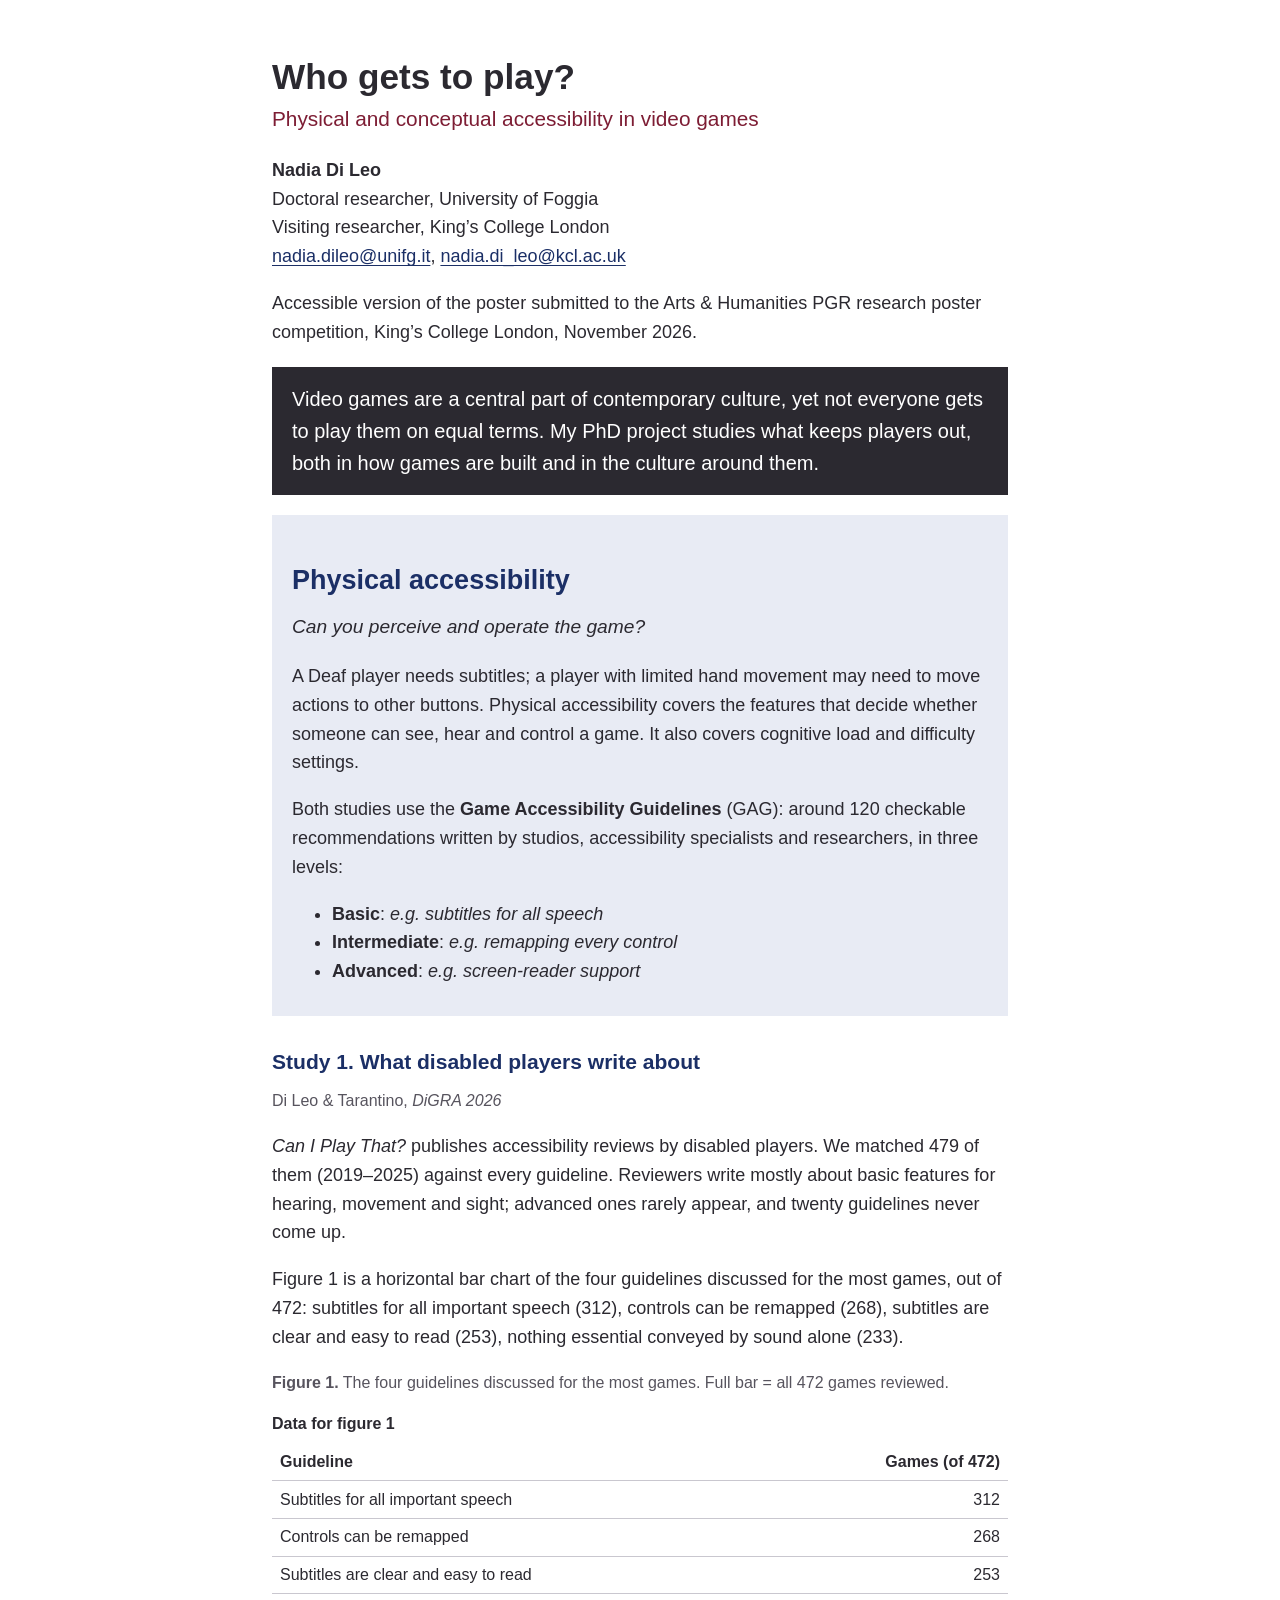
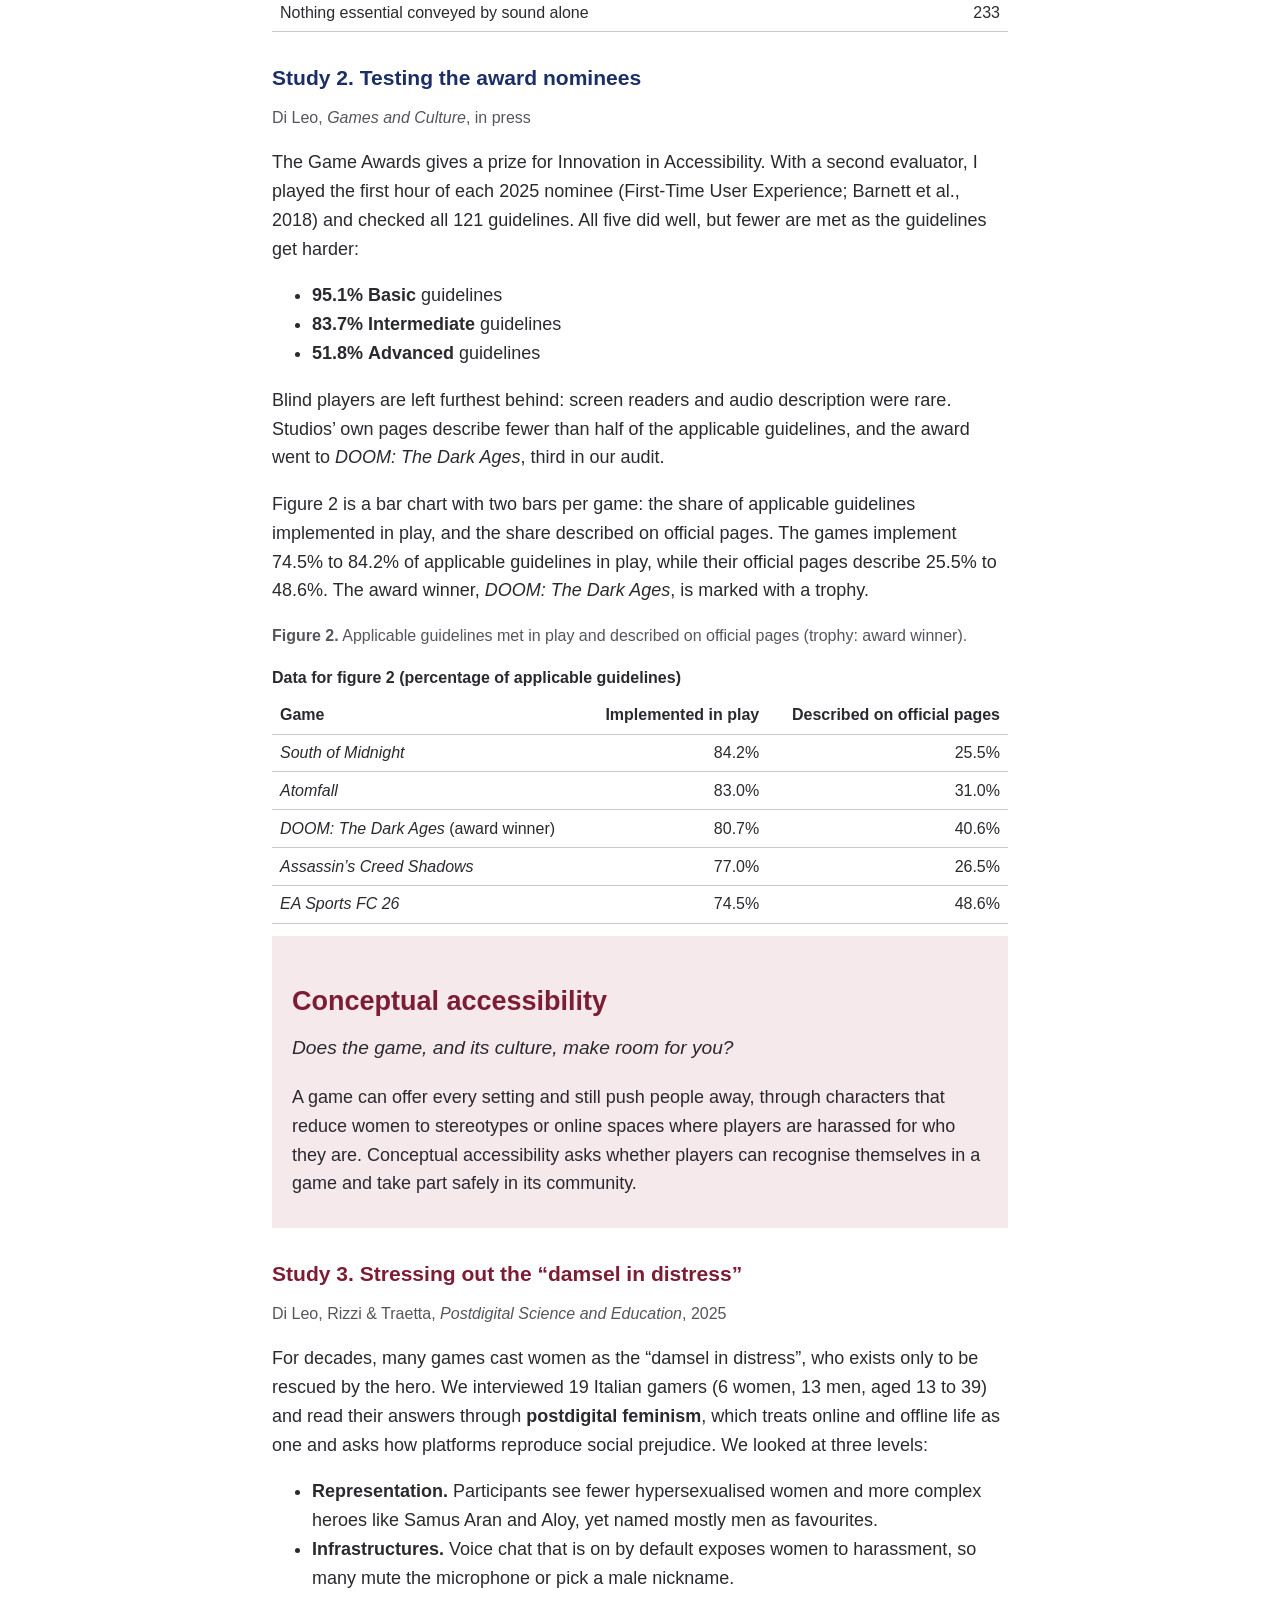
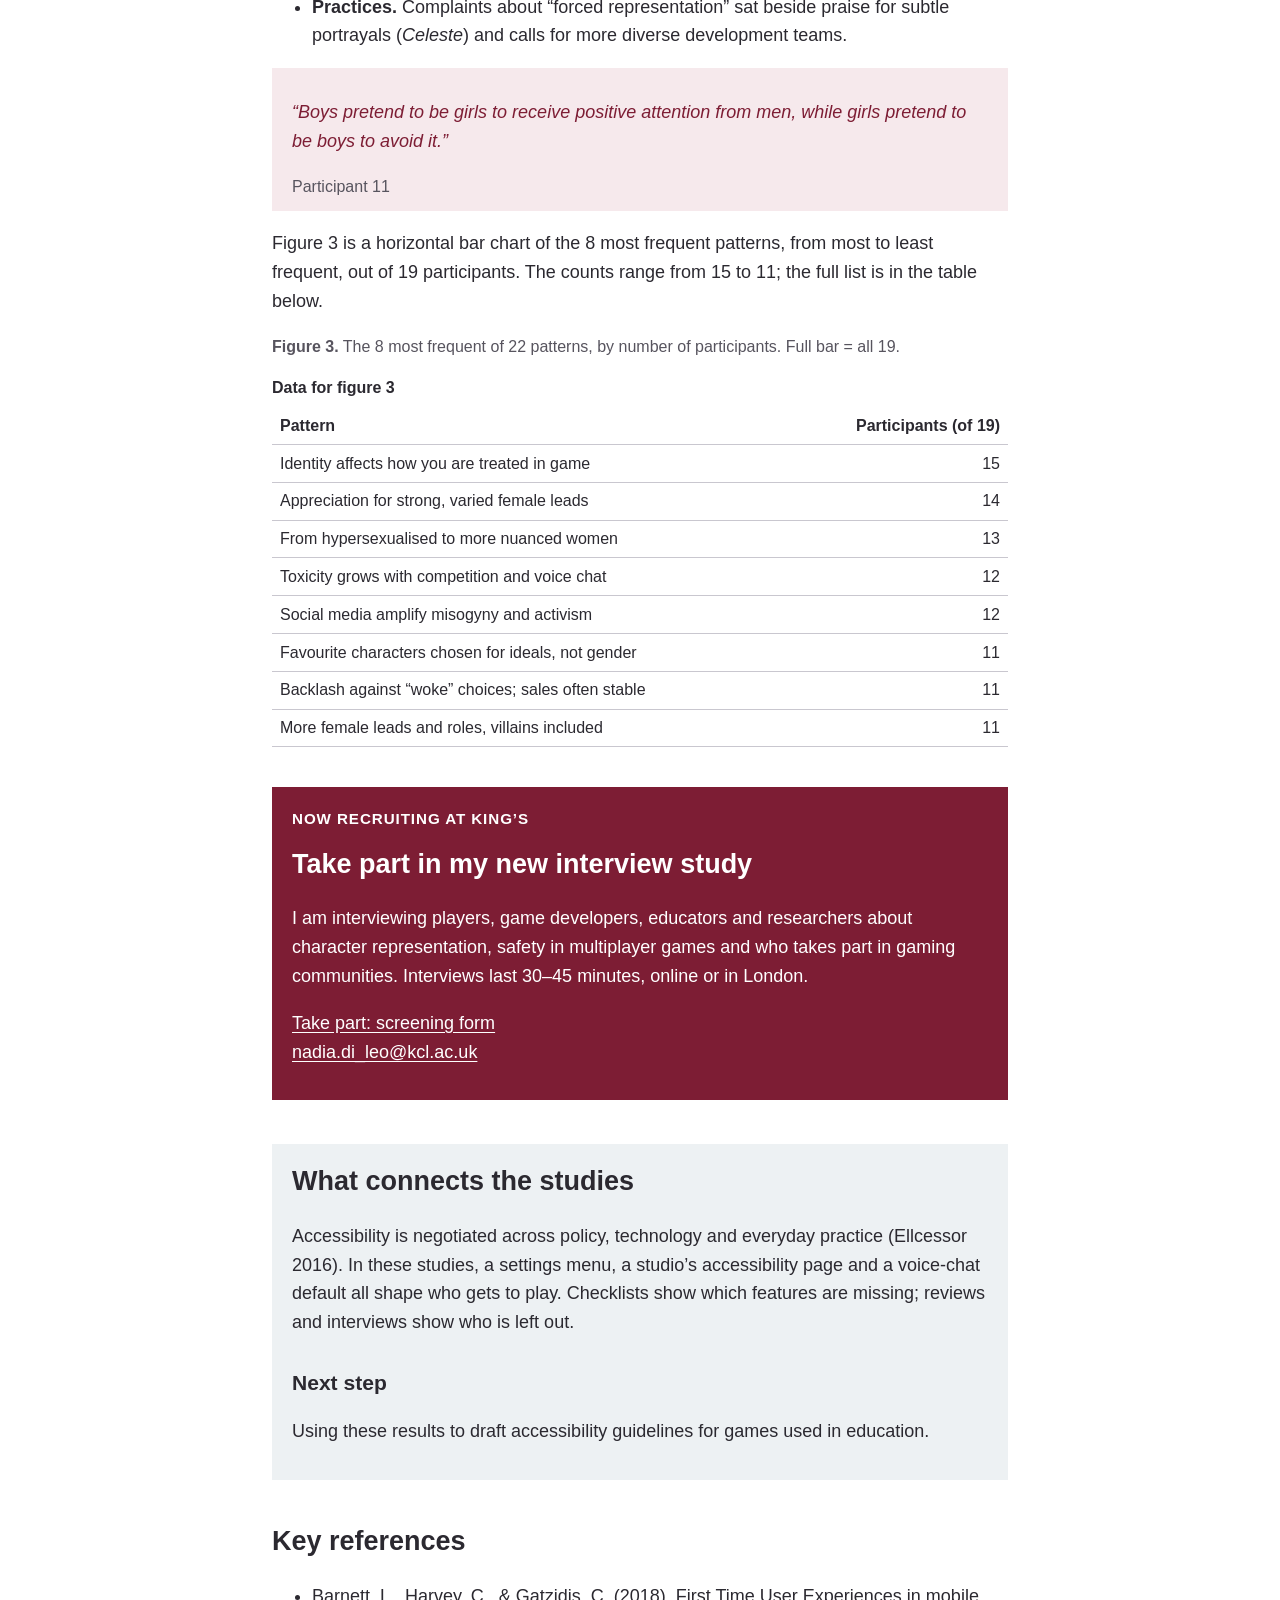
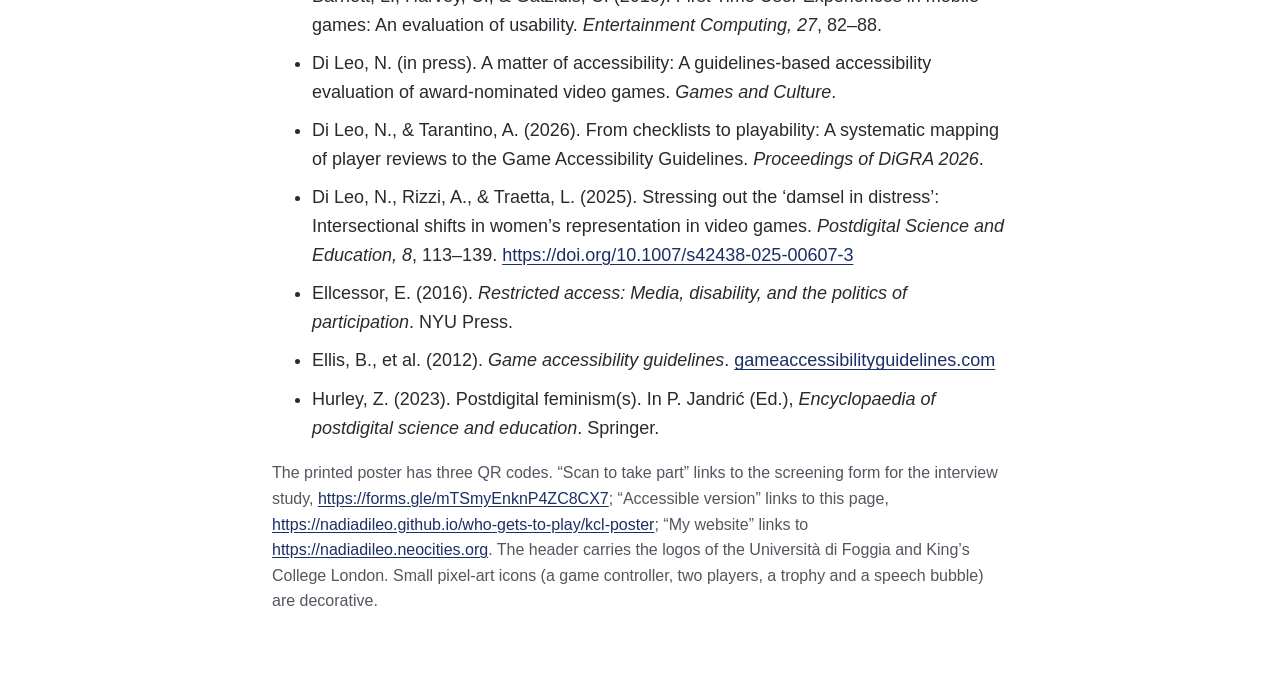
<file: kcl-poster/index.html>
<!doctype html>
<html lang="en">
<head>
<meta charset="utf-8">
<meta name="viewport" content="width=device-width, initial-scale=1">
<title>Who gets to play? Physical and conceptual accessibility in video games | accessible version</title>
<meta name="description" content="Accessible web version of Nadia Di Leo's research poster on physical and conceptual accessibility in video games.">
<link rel="canonical" href="https://nadiadileo.github.io/who-gets-to-play/kcl-poster/">
<style>
  :root { --ink:#2B2930; --grey:#57545E; --line:#C9C7CF;
          --navy:#1B2F66; --navy-pale:#E8EBF4; --bord:#7D1D34; --bord-pale:#F6E9EC; }
  body { margin:0; background:#fff; color:var(--ink); font:1.125rem/1.6 "Noto Sans", Verdana, Arial, sans-serif; }
  main { max-width:46rem; margin:0 auto; padding:2rem 1rem 4rem; }
  .skip { position:absolute; left:-999rem; }
  .skip:focus { left:1rem; top:1rem; background:#fff; padding:.5rem 1rem; z-index:1; }
  h1 { font-size:2.2rem; line-height:1.2; margin-bottom:.25rem; }
  h2 { margin-top:2.75rem; line-height:1.3; }
  h3 { margin-top:2rem; line-height:1.3; }
  .sub { font-size:1.3rem; margin-top:0; color:var(--bord); }
  .lead { background:var(--ink); color:#fff; padding:1rem 1.25rem; font-size:1.25rem; }
  .physical h2, .physical h3 { color:var(--navy); }
  .conceptual h2, .conceptual h3 { color:var(--bord); }
  .box { padding:.25rem 1.25rem .75rem; }
  .physical .box { background:var(--navy-pale); }
  .conceptual .box { background:var(--bord-pale); }
  .q { font-style:italic; font-size:1.2rem; margin-top:-.5rem; }
  .source { color:var(--grey); font-size:1rem; margin:-.5rem 0 0; }
  blockquote { background:var(--bord-pale); margin:1rem 0; padding:.75rem 1.25rem; color:var(--bord); }
  blockquote p { font-style:italic; }
  blockquote footer { color:var(--grey); font-size:1rem; }
  .call { background:var(--bord); color:#fff; padding:.25rem 1.25rem 1rem; margin-top:2.5rem; }
  .call h2 { color:#fff; margin-top:1rem; }
  .call a { color:#fff; }
  .kicker { text-transform:uppercase; letter-spacing:.06em; font-size:.95rem; font-weight:bold; margin-bottom:0; }
  table { border-collapse:collapse; width:100%; margin:.75rem 0; font-size:1rem; }
  th, td { border-bottom:1px solid var(--line); padding:.35rem .5rem; text-align:left; vertical-align:top; }
  tbody th { font-weight:normal; }
  td.num, th.num { text-align:right; }
  caption { text-align:left; font-weight:bold; padding-bottom:.4rem; }
  .note { color:var(--grey); font-size:1rem; }
  .concl { background:#EDF1F3; padding:.25rem 1.25rem 1rem; margin-top:2.75rem; }
  .concl h2 { margin-top:1rem; }
  a { color:var(--navy); text-underline-offset:.15em; }
  a:focus-visible { outline:3px solid var(--navy); outline-offset:2px; }
  .call a:focus-visible { outline-color:#fff; }
  ul.refs li { margin-bottom:.6rem; }
</style>
</head>
<body>
<a class="skip" href="#content">Skip to content</a>
<main id="content">
<header>
  <h1>Who gets to play?</h1>
  <p class="sub">Physical and conceptual accessibility in video games</p>
  <p><strong>Nadia Di Leo</strong><br>
  Doctoral researcher, University of Foggia<br>
  Visiting researcher, King’s College London<br>
  <a href="mailto:nadia.dileo@unifg.it">nadia.dileo@unifg.it</a>,
  <a href="mailto:nadia.di_leo@kcl.ac.uk">nadia.di_leo@kcl.ac.uk</a></p>
  <p>Accessible version of the poster submitted to the Arts &amp; Humanities PGR research poster
  competition, King’s College London, November 2026.</p>
</header>

<p class="lead">Video games are a central part of contemporary culture, yet not everyone gets to play them on equal terms. My PhD project studies what keeps players out, both in how games are built and in the culture around them.</p>

<!-- ===== Part 1 ===== -->
<section class="physical" aria-labelledby="p1">
<div class="box">
<h2 id="p1">Physical accessibility</h2>
<p class="q">Can you perceive and operate the game?</p>
<p>A Deaf player needs subtitles; a player with limited hand movement may need to move actions to other buttons. Physical accessibility covers the features that decide whether someone can see, hear and control a game. It also covers cognitive load and difficulty settings.</p>
<p>Both studies use the <strong>Game Accessibility Guidelines</strong> (GAG): around 120 checkable recommendations written by studios, accessibility specialists and researchers, in three levels:</p>
<ul>
<li><strong>Basic</strong>: <i>e.g. subtitles for all speech</i></li>
<li><strong>Intermediate</strong>: <i>e.g. remapping every control</i></li>
<li><strong>Advanced</strong>: <i>e.g. screen-reader support</i></li>
</ul>
</div>

<h3>Study 1. What disabled players write about</h3>
<p class="source">Di Leo &amp; Tarantino, <i>DiGRA 2026</i></p>
<p><i>Can I Play That?</i> publishes accessibility reviews by disabled players. We matched 479 of them (2019–2025) against every guideline. Reviewers write mostly about basic features for hearing, movement and sight; advanced ones rarely appear, and twenty guidelines never come up.</p>

<p>Figure 1 is a horizontal bar chart of the four guidelines discussed for the most games, out of 472: subtitles for all important speech (312), controls can be remapped (268), subtitles are clear and easy to read (253), nothing essential conveyed by sound alone (233).</p>
<p class="note"><strong>Figure 1.</strong> The four guidelines discussed for the most games. Full bar = all 472 games reviewed.</p>
<table>
<caption>Data for figure 1</caption>
<thead><tr><th scope="col">Guideline</th><th scope="col" class="num">Games (of 472)</th></tr></thead>
<tbody>
<tr><th scope="row">Subtitles for all important speech</th><td class="num">312</td></tr>
<tr><th scope="row">Controls can be remapped</th><td class="num">268</td></tr>
<tr><th scope="row">Subtitles are clear and easy to read</th><td class="num">253</td></tr>
<tr><th scope="row">Nothing essential conveyed by sound alone</th><td class="num">233</td></tr>
</tbody>
</table>

<h3>Study 2. Testing the award nominees</h3>
<p class="source">Di Leo, <i>Games and Culture</i>, in press</p>
<p>The Game Awards gives a prize for Innovation in Accessibility. With a second evaluator, I played the first hour of each 2025 nominee (First-Time User Experience; Barnett et al., 2018) and checked all 121 guidelines. All five did well, but fewer are met as the guidelines get harder:</p>
<ul>
<li><strong>95.1%</strong> <strong>Basic</strong> guidelines</li>
<li><strong>83.7%</strong> <strong>Intermediate</strong> guidelines</li>
<li><strong>51.8%</strong> <strong>Advanced</strong> guidelines</li>
</ul>
<p>Blind players are left furthest behind: screen readers and audio description were rare. Studios’ own pages describe fewer than half of the applicable guidelines, and the award went to <i>DOOM: The Dark Ages</i>, third in our audit.</p>

<p>Figure 2 is a bar chart with two bars per game: the share of applicable guidelines implemented in play, and the share described on official pages. The games implement 74.5% to 84.2% of applicable guidelines in play, while their official pages describe 25.5% to 48.6%. The award winner, <i>DOOM: The Dark Ages</i>, is marked with a trophy.</p>
<p class="note"><strong>Figure 2.</strong> Applicable guidelines met in play and described on official pages (trophy: award winner).</p>
<table>
<caption>Data for figure 2 (percentage of applicable guidelines)</caption>
<thead><tr><th scope="col">Game</th><th scope="col" class="num">Implemented in play</th><th scope="col" class="num">Described on official pages</th></tr></thead>
<tbody>
<tr><th scope="row"><i>South of Midnight</i></th><td class="num">84.2%</td><td class="num">25.5%</td></tr>
<tr><th scope="row"><i>Atomfall</i></th><td class="num">83.0%</td><td class="num">31.0%</td></tr>
<tr><th scope="row"><i>DOOM: The Dark Ages</i> (award winner)</th><td class="num">80.7%</td><td class="num">40.6%</td></tr>
<tr><th scope="row"><i>Assassin’s Creed Shadows</i></th><td class="num">77.0%</td><td class="num">26.5%</td></tr>
<tr><th scope="row"><i>EA Sports FC 26</i></th><td class="num">74.5%</td><td class="num">48.6%</td></tr>
</tbody>
</table>
</section>

<!-- ===== Part 2 ===== -->
<section class="conceptual" aria-labelledby="p2">
<div class="box">
<h2 id="p2">Conceptual accessibility</h2>
<p class="q">Does the game, and its culture, make room for you?</p>
<p>A game can offer every setting and still push people away, through characters that reduce women to stereotypes or online spaces where players are harassed for who they are. Conceptual accessibility asks whether players can recognise themselves in a game and take part safely in its community.</p>
</div>

<h3>Study 3. Stressing out the “damsel in distress”</h3>
<p class="source">Di Leo, Rizzi &amp; Traetta, <i>Postdigital Science and Education</i>, 2025</p>
<p>For decades, many games cast women as the “damsel in distress”, who exists only to be rescued by the hero. We interviewed 19 Italian gamers (6 women, 13 men, aged 13 to 39) and read their answers through <strong>postdigital feminism</strong>, which treats online and offline life as one and asks how platforms reproduce social prejudice. We looked at three levels:</p>
<ul>
<li><strong>Representation.</strong> Participants see fewer hypersexualised women and more complex heroes like Samus Aran and Aloy, yet named mostly men as favourites.</li>
<li><strong>Infrastructures.</strong> Voice chat that is on by default exposes women to harassment, so many mute the microphone or pick a male nickname.</li>
<li><strong>Practices.</strong> Complaints about “forced representation” sat beside praise for subtle portrayals (<i>Celeste</i>) and calls for more diverse development teams.</li>
</ul>
<blockquote><p>“Boys pretend to be girls to receive positive attention from men, while girls pretend to be boys to avoid it.”</p><footer>Participant 11</footer></blockquote>

<p>Figure 3 is a horizontal bar chart of the 8 most frequent patterns, from most to least frequent, out of 19 participants. The counts range from 15 to 11; the full list is in the table below.</p>
<p class="note"><strong>Figure 3.</strong> The 8 most frequent of 22 patterns, by number of participants. Full bar = all 19.</p>
<table>
<caption>Data for figure 3</caption>
<thead><tr><th scope="col">Pattern</th><th scope="col" class="num">Participants (of 19)</th></tr></thead>
<tbody>
<tr><th scope="row">Identity affects how you are treated in game</th><td class="num">15</td></tr>
<tr><th scope="row">Appreciation for strong, varied female leads</th><td class="num">14</td></tr>
<tr><th scope="row">From hypersexualised to more nuanced women</th><td class="num">13</td></tr>
<tr><th scope="row">Toxicity grows with competition and voice chat</th><td class="num">12</td></tr>
<tr><th scope="row">Social media amplify misogyny and activism</th><td class="num">12</td></tr>
<tr><th scope="row">Favourite characters chosen for ideals, not gender</th><td class="num">11</td></tr>
<tr><th scope="row">Backlash against “woke” choices; sales often stable</th><td class="num">11</td></tr>
<tr><th scope="row">More female leads and roles, villains included</th><td class="num">11</td></tr>
</tbody>
</table>

<div class="call">
<p class="kicker">Now recruiting at King’s</p>
<h2>Take part in my new interview study</h2>
<p>I am interviewing players, game developers, educators and researchers about character representation, safety in multiplayer games and who takes part in gaming communities. Interviews last 30–45 minutes, online or in London.</p>
<p><a href="https://forms.gle/mTSmyEnknP4ZC8CX7">Take part: screening form</a><br>
<a href="mailto:nadia.di_leo@kcl.ac.uk">nadia.di_leo@kcl.ac.uk</a></p>
</div>
</section>

<section class="concl" aria-labelledby="concl">
<h2 id="concl">What connects the studies</h2>
<p>Accessibility is negotiated across policy, technology and everyday practice (Ellcessor 2016). In these studies, a settings menu, a studio’s accessibility page and a voice-chat default all shape who gets to play. Checklists show which features are missing; reviews and interviews show who is left out.</p>
<h3>Next step</h3>
<p>Using these results to draft accessibility guidelines for games used in education.</p>
</section>

<h2>Key references</h2>
<ul class="refs">
<li>Barnett, L., Harvey, C., &amp; Gatzidis, C. (2018). First Time User Experiences in mobile games: An evaluation of usability. <i>Entertainment Computing, 27</i>, 82–88.</li>
<li>Di Leo, N. (in press). A matter of accessibility: A guidelines-based accessibility evaluation of award-nominated video games. <i>Games and Culture</i>.</li>
<li>Di Leo, N., &amp; Tarantino, A. (2026). From checklists to playability: A systematic mapping of player reviews to the Game Accessibility Guidelines. <i>Proceedings of DiGRA 2026</i>.</li>
<li>Di Leo, N., Rizzi, A., &amp; Traetta, L. (2025). Stressing out the ‘damsel in distress’: Intersectional shifts in women’s representation in video games. <i>Postdigital Science and Education, 8</i>, 113–139. <a href="https://doi.org/10.1007/s42438-025-00607-3">https://doi.org/10.1007/s42438-025-00607-3</a></li>
<li>Ellcessor, E. (2016). <i>Restricted access: Media, disability, and the politics of participation</i>. NYU Press.</li>
<li>Ellis, B., et al. (2012). <i>Game accessibility guidelines</i>. <a href="https://gameaccessibilityguidelines.com">gameaccessibilityguidelines.com</a></li>
<li>Hurley, Z. (2023). Postdigital feminism(s). In P. Jandrić (Ed.), <i>Encyclopaedia of postdigital science and education</i>. Springer.</li>
</ul>

<p class="note">The printed poster has three QR codes. “Scan to take part” links to the screening form for the interview study,
<a href="https://forms.gle/mTSmyEnknP4ZC8CX7">https://forms.gle/mTSmyEnknP4ZC8CX7</a>; “Accessible version” links to this page,
<a href="https://nadiadileo.github.io/who-gets-to-play/kcl-poster">https://nadiadileo.github.io/who-gets-to-play/kcl-poster</a>; “My website” links to
<a href="https://nadiadileo.neocities.org">https://nadiadileo.neocities.org</a>. The header carries the logos of the
<span lang="it">Università di Foggia</span> and King’s College London. Small pixel-art icons (a game controller, two players,
a trophy and a speech bubble) are decorative.</p>
</main>
</body>
</html>
</file>
<file: assets/css/style.css>
/* ==========================================================================
   Who gets to play? Lecture stylesheet
   Large screens: a fixed 1600 x 900 stage, scaled to fit.
   Phones and portrait tablets (html.fluid): the same pages reflow and scroll.
   ========================================================================== */

/* NewPixel (from nadiadileo.neocities.org) for all text. It only covers letters,
   digits and ! , - . ? so "NewPixel Punct" supplies the rest on the same pixel grid. */
@font-face { font-family: 'NewPixel'; src: url('../fonts/newpixel.woff2') format('woff2'); font-style: normal; font-display: block; }
@font-face { font-family: 'NewPixel'; src: url('../fonts/newpixel-italic.woff2') format('woff2'); font-style: italic; font-display: block; }
@font-face { font-family: 'NewPixel Punct'; src: url('../fonts/newpixel-punct.woff2') format('woff2'); font-display: block; }

:root {
  --lilac: #afa0ba;  --blue: #a0b2ba;  --grey: #abaeb0;
  --lilac-d: #6f6280; --blue-d: #4f6a78; --grey-d: #686b70;
  --lilac-l: #e7e1ec; --blue-l: #e0e8eb; --grey-l: #e5e6e8;
  --ink: #2e2a35; --ink-2: #4f4a58; --ink-3: #8a8494;
  --paper: #fbfafc; --wall: #f1f0f4;
  --np: 'NewPixel', 'NewPixel Punct', serif;
  --bold: .02em 0 0 currentColor;   /* pixel bold: the glyph struck twice, one step apart */
  --s: 1; --tk: 1; --lk: .6;
}

* { box-sizing: border-box; margin: 0; padding: 0; }
html, body { height: 100%; }
body {
  overflow: hidden;
  color: var(--ink);
  font: 26px/1.36 var(--np);
  background-color: var(--wall);
  /* dotted wallpaper, after ribo.zone */
  background-image: url("data:image/svg+xml,%3Csvg xmlns='http://www.w3.org/2000/svg' width='32' height='32' shape-rendering='crispEdges' fill='%236f6280' fill-opacity='.26'%3E%3Crect x='0' y='6' width='2' height='2'/%3E%3Crect x='8' y='6' width='2' height='2'/%3E%3Crect x='16' y='6' width='2' height='2'/%3E%3Crect x='24' y='6' width='2' height='2'/%3E%3Crect x='0' y='22' width='2' height='2'/%3E%3Crect x='8' y='22' width='2' height='2'/%3E%3Crect x='16' y='22' width='2' height='2'/%3E%3Crect x='24' y='22' width='2' height='2'/%3E%3Crect x='4' y='14' width='2' height='2'/%3E%3Crect x='20' y='14' width='2' height='2'/%3E%3Crect x='12' y='30' width='2' height='2'/%3E%3Crect x='28' y='2' width='2' height='2'/%3E%3C/svg%3E");
  -webkit-font-smoothing: antialiased;
}
h1, h2, h3, h4, b, strong, th { font-weight: 400; }
b, strong { text-shadow: var(--bold); }
i, em { font-style: italic; }
button { font: inherit; color: inherit; background: none; border: 0; cursor: pointer; text-align: inherit; }
img { display: block; max-width: 100%; }
.px { image-rendering: pixelated; image-rendering: crisp-edges; }
.sr-only { position: absolute !important; width: 1px; height: 1px; overflow: hidden; clip: rect(0 0 0 0); white-space: nowrap; }
:focus { outline: none; }
:focus-visible { outline: 2px dotted var(--ink); outline-offset: 3px; }
.ic { width: 1em; height: .8em; fill: currentColor; display: inline-block; vertical-align: -.02em; }
.ic-flip { transform: scaleX(-1); }
.ic-shelf { width: 1.05em; height: .95em; vertical-align: -.1em; }

/* titles get the pixel bold */
.pg-title, .div-title, .skin-q, .end-title, .cover-title, .lib-title, .win-pop h3, .big-num, .q-head, .frame-title, .goal-t, .so-title {
  text-shadow: var(--bold); letter-spacing: .01em;
}

/* ---------- stage ---------- */
#stage {
  position: absolute; left: 50%; top: 50%;
  width: 1600px; height: 900px;
  transform: translate(-50%, -50%) scale(var(--s));
  transform-origin: 50% 50%;
}
.screen { position: absolute; inset: 0; display: none; }
.screen.is-active { display: block; }

/* ---------- windows (System 7 flavour) ---------- */
.win {
  --acc: var(--lilac);
  position: relative;
  background: var(--paper);
  border: 2px solid var(--ink);
  box-shadow: 6px 6px 0 var(--acc);
}
.win-bar {
  position: relative;
  display: flex; align-items: center; gap: 10px;
  height: 36px; padding: 0 8px;
  border-bottom: 2px solid var(--ink);
  background-image: repeating-linear-gradient(180deg, var(--acc) 0 2px, transparent 2px 4px);
  background-size: calc(100% - 12px) 14px;
  background-position: 6px 50%;
  background-repeat: no-repeat;
}
.win-title {
  margin: 0 auto; padding: 2px 12px 0;
  background: var(--paper);
  font-size: 25px; line-height: 1;
  white-space: nowrap; overflow: hidden; text-overflow: ellipsis; max-width: calc(100% - 70px);
}
.win-close, .win-zoom {
  position: relative; flex: 0 0 auto;
  width: 18px; height: 18px;
  border: 2px solid var(--ink);
  background: var(--paper);
  box-shadow: 0 0 0 3px var(--paper);
}
.win-zoom::after { content: ''; position: absolute; left: 1px; top: 1px; width: 8px; height: 8px; border: 2px solid var(--ink); border-width: 0 2px 2px 0; }
button.win-close:hover, button.win-zoom:hover { background: var(--ink); }
button.win-close:active { background: var(--lilac-d); }
.win-body { padding: 18px 22px 20px; }
.win-img { padding: 10px; background: #fff; }
.win-img img { width: 100%; height: auto; }
.win-addr {
  font-size: 18px; line-height: 1; color: var(--ink-2);
  padding: 8px 12px 6px; border-bottom: 2px solid var(--ink);
  background: var(--grey-l);
}
.win-scroll { overflow-y: auto; scrollbar-color: var(--lilac) var(--paper); scrollbar-width: thin; background: #f2f2f2; }
.win-scroll img { width: 100%; height: auto; }

/* dotted frame, the quieter sibling of the window */
.frame {
  background: var(--paper);
  border: 2px dotted var(--lilac-d);
  box-shadow: 6px 6px 0 var(--blue-l);
  padding: 18px 22px;
}
.frame-title { font-size: 30px; line-height: 1; margin-bottom: 12px; }
.note { font-size: 26px; line-height: 1.36; }

/* hover jitter, shared by cases, objects, figures and file icons */
@keyframes jitter {
  0%   { transform: translate(0, -6px) rotate(calc(var(--lean, 0deg) - 1.3deg)); }
  33%  { transform: translate(1px, -7px) rotate(calc(var(--lean, 0deg) + 1.1deg)); }
  66%  { transform: translate(-1px, -5px) rotate(calc(var(--lean, 0deg) - .4deg)); }
}
@keyframes jitter-w {
  0%   { transform: translate(0, -3px) rotate(calc(var(--rot, 0deg) - .55deg)); }
  33%  { transform: translate(1px, -4px) rotate(calc(var(--rot, 0deg) + .45deg)); }
  66%  { transform: translate(-1px, -2px) rotate(calc(var(--rot, 0deg) - .15deg)); }
}
.jit { transform: rotate(var(--rot, 0deg)); }
.jit:hover { animation: jitter-w .3s steps(1) infinite; }
.jit.dragging { animation: none; }

/* ---------- type ---------- */
.txt p { margin: 0 0 16px; }
.txt p:last-child { margin-bottom: 0; }
.txt-sm p, .txt-sm li { font-size: 23px !important; }
.txt-lg p { font-size: 28px; }
.dash { list-style: none; }
.dash li { position: relative; padding-left: 24px; margin-bottom: 14px; }
.dash li:last-child { margin-bottom: 0; }
.dash li::before { content: '-'; position: absolute; left: 3px; top: 0; color: var(--ink-2); }
.lead { font-size: 30px; line-height: 1.3; margin-bottom: 26px; }
.cite {
  position: absolute; left: 96px; right: 600px; bottom: 82px;
  font-size: 18px; line-height: 1.32; color: var(--ink-2);
}
.tlink {
  color: var(--blue-d); cursor: pointer;
  text-decoration: underline dotted 2px; text-underline-offset: 5px;
  padding: 1px 2px 0; margin: 0 -2px;
  -webkit-box-decoration-break: clone; box-decoration-break: clone;
}
.tlink:hover, .tlink.is-done { background: #fff; outline: 2px dotted var(--blue-d); outline-offset: 1px; }
a { color: var(--blue-d); text-decoration: underline dotted 2px; text-underline-offset: 5px; }
a:hover { background: #fff; outline: 2px dotted var(--blue-d); outline-offset: 1px; }

/* ---------- buttons ---------- */
.btn {
  display: inline-flex; align-items: center; gap: 10px;
  padding: 9px 16px 6px;
  font-size: 26px; line-height: 1;
  background: var(--paper);
  border: 2px solid var(--ink);
  box-shadow: 4px 4px 0 var(--lilac);
  white-space: nowrap;
}
.btn:hover { background: var(--lilac-l); }
.btn:active { transform: translate(3px, 3px); box-shadow: 1px 1px 0 var(--lilac); }
.btn .ic { width: .7em; height: .56em; }
.btn-sm { font-size: 22px; padding: 7px 12px 4px; box-shadow: 3px 3px 0 var(--lilac); }
.btn-icon { padding-left: 10px; padding-right: 10px; }
.btn-quiet { box-shadow: 4px 4px 0 var(--blue); }
.btn[disabled] { opacity: .35; pointer-events: none; }

/* ==========================================================================
   TITLE SCREEN
   ========================================================================== */
.case3d-wrap {
  position: absolute; left: 565px; top: 34px;
  width: 470px; height: 665px;
  perspective: 1800px;
  transform-origin: 50% 50%;
}
.case3d { position: absolute; inset: 0; transform-style: preserve-3d; transform: translateZ(-30px) rotateY(0deg); }
.c3-front, .c3-back, .c3-spine { position: absolute; backface-visibility: hidden; }
.c3-front { inset: 0; transform: translateZ(30px); }
.c3-back { inset: 0; transform: rotateY(180deg) translateZ(30px); background: var(--grey-l); border: 2px solid var(--ink); }
.c3-spine { top: 0; left: 205px; width: 60px; height: 100%; transform: rotateY(-90deg) translateZ(235px); --so-fs: 42px; --so-fa: 24px; --so-mt: 76px; --so-mb: 82px; }

.c3-front {
  background: #e9e8ee;
  border: 2px solid var(--ink);
  border-radius: 5px;
  padding: 10px 10px 10px 26px;
  box-shadow: 8px 8px 0 var(--lilac);
}
.c3-front::before { /* hinge ridges of a DVD-style case */
  content: ''; position: absolute; left: 6px; top: 14px; bottom: 14px; width: 13px;
  background: repeating-linear-gradient(90deg, var(--ink-3) 0 2px, transparent 2px 4px);
}
.cover { position: relative; height: 100%; overflow: hidden; border: 2px solid var(--ink); background: url('../deco/sky.png') 0 0 / 128px 100% repeat-x; image-rendering: pixelated; }
.cover-band {
  position: relative; z-index: 2;
  display: flex; justify-content: space-between; align-items: center;
  height: 40px; padding: 2px 14px 0;
  background: var(--ink); color: var(--paper);
  font-size: 14px; line-height: 1; letter-spacing: .05em; text-transform: uppercase;
}
.cover-art { position: absolute; inset: 40px 0 0 0; }
.cover-art img { position: absolute; right: -170px; bottom: -40px; width: 620px; max-width: none; }
.cover-title { position: absolute; left: 22px; top: 72px; z-index: 2; font-size: 82px; line-height: .9; color: var(--ink); }
.cover-title .tt { display: block; min-height: .88em; white-space: pre; }
.cover-sub { position: absolute; left: 24px; top: 238px; width: 370px; z-index: 2; font-size: 31px; line-height: 1.1; color: var(--ink); }
.cover-author {
  position: absolute; left: 24px; bottom: 22px; z-index: 2;
  font-size: 32px; line-height: 1; text-shadow: var(--bold);
  background: var(--paper); border: 2px solid var(--ink);
  padding: 7px 12px 4px;
  box-shadow: 4px 4px 0 var(--blue);
}

/* the lecture's own spine (title screen and shelf) */
.spine-own { position: absolute; inset: 0; display: flex; flex-direction: column; align-items: center; background: var(--lilac); border: 2px solid var(--ink); overflow: hidden; }
.spine-own::before { content: ''; position: absolute; left: 0; right: 0; top: 0; height: 40px; background: var(--ink); }
.so-title { position: relative; margin-top: var(--so-mt, 64px); writing-mode: vertical-rl; font-size: var(--so-fs, 44px); line-height: 1; color: var(--ink); white-space: nowrap; }
.so-author { position: relative; margin-top: auto; margin-bottom: var(--so-mb, 70px); writing-mode: vertical-rl; font-size: var(--so-fa, 26px); line-height: 1; color: var(--paper); }

.title-cta { position: absolute; left: 0; right: 0; top: 728px; text-align: center; }
.btn-start { font-size: 38px; padding: 13px 28px 9px; box-shadow: 5px 5px 0 var(--lilac); }
.btn-start .blink { animation: blink 1.4s steps(1) infinite; }
.btn-start:hover .blink, .btn-start:focus-visible .blink { animation: none; }
.hint { margin-top: 16px; font-size: 21px; color: var(--ink-2); }
@keyframes blink { 50% { opacity: .25; } }
#scr-title .cover-title, #scr-title .cover-sub, #scr-title .cover-author, #scr-title .cover-band { transition: opacity .3s; }

/* ==========================================================================
   LIBRARY
   ========================================================================== */
.lib-head { position: absolute; left: 96px; top: 40px; z-index: 2; }
.lib-title { font-size: 78px; line-height: .95; }
.lib-sub { margin-top: 8px; font-size: 36px; line-height: 1.1; color: var(--ink-2); }
.lib-hint { position: absolute; left: 96px; bottom: 56px; font-size: 22px; color: var(--ink-2); }
.lib-actions { position: absolute; right: 96px; bottom: 50px; display: flex; gap: 14px; align-items: center; z-index: 5; }
.lib-scroll, .lib-box, .lib-scene { position: absolute; inset: 0; }

.wall-window {
  position: absolute; left: 1190px; top: 46px; width: 300px; height: 210px;
  border: 2px solid var(--ink); background: var(--paper); padding: 10px;
  box-shadow: 6px 6px 0 var(--blue-l);
}
.wall-window::after { /* sill */
  content: ''; position: absolute; left: -14px; right: -14px; bottom: -14px; height: 12px;
  background: var(--paper); border: 2px solid var(--ink);
}
.ww-sky { position: relative; width: 100%; height: 100%; overflow: hidden; border: 2px solid var(--ink); background: url('../deco/sky.png') 0 0 / 128px 100% repeat-x; image-rendering: pixelated; }
.ww-cloud { position: absolute; left: -30px; top: -150px; width: 390px; max-width: none; animation: drift 40s ease-in-out infinite alternate; }
.ww-frame { position: absolute; inset: 10px; pointer-events: none; }
.ww-frame::before { content: ''; position: absolute; left: calc(50% - 5px); top: 0; bottom: 0; width: 10px; background: var(--paper); border: 2px solid var(--ink); border-width: 0 2px; }
.ww-frame::after { content: ''; position: absolute; top: calc(50% - 5px); left: 0; right: 0; height: 10px; background: var(--paper); border: 2px solid var(--ink); border-width: 2px 0; }
@keyframes drift { from { transform: translateX(-70px); } to { transform: translateX(0); } }

.plank {
  position: absolute; left: 84px; width: 1432px; top: 760px; height: 26px;
  background: #d9d6df; border: 2px solid var(--ink);
  box-shadow: inset 0 3px 0 #f2f0f5, 0 8px 0 rgba(46, 42, 53, .12);
}
.shelf-tag {
  position: absolute; top: 763px; height: 21px; z-index: 6;
  padding: 1px 10px 0;
  font-size: 19px; line-height: 17px; white-space: nowrap;
  background: var(--paper); border: 2px solid var(--ink);
}
.shelf-tag:hover, .shelf-tag.is-sel { background: var(--ink); color: var(--paper); }

/* cases */
.case {
  position: absolute; z-index: 3;
  transform-origin: var(--ox, 50%) 100%;
  transform: rotate(var(--lean, 0deg));
}
.sp {
  position: absolute; inset: 0;
  border: 2px solid var(--ink);
  background-color: var(--grey);
  background-image: var(--sp);
  background-size: 100% 100%;
  image-rendering: pixelated;
}
.case:hover .sp, .case.is-sel .sp, .case.is-pulled .sp,
.obj:hover .sp, .jewel:hover .sp { background-image: var(--sp-c, var(--sp)); }
.case .sticker {
  position: absolute; left: 50%; bottom: 18px; transform: translateX(-50%);
  min-width: calc(100% - 6px); padding: 3px 1px 0;
  background: var(--paper); border: 2px solid var(--ink);
  font-size: 18px; line-height: 1; text-align: center; color: var(--ink);
}
.case.lying .sticker { bottom: auto; top: 50%; left: auto; right: 24px; transform: translateY(-50%); min-width: 34px; }
.case.seen .sticker { background: var(--ink); color: var(--paper); }
.case .sp-own { position: absolute; inset: 0; --so-fs: 30px; --so-fa: 18px; --so-mt: 54px; --so-mb: 58px; }
.case:hover { z-index: 8; animation: jitter .28s steps(1) infinite; }
.case.is-sel { z-index: 8; transform: translateY(-6px) rotate(var(--lean, 0deg)); animation: jitter .28s steps(1) 2; }
.case.is-pulled { z-index: 9; animation: none; transform: translateY(-30px) rotate(var(--lean, 0deg)); filter: drop-shadow(6px 6px 0 rgba(46, 42, 53, .22)); transition: transform .18s steps(3); }
.case.lying.is-pulled { transform: translateY(-14px) translateX(-10px); }
.case:focus-visible { outline: 2px dotted var(--ink); outline-offset: 4px; }

/* objects (dithered photos) */
.obj, .jewel { position: absolute; z-index: 2; transform-origin: 50% 100%; transform: rotate(var(--lean, 0deg)); }
.obj .sp { border: 0; background-color: transparent; }
.obj:hover, .jewel:hover { z-index: 8; animation: jitter .28s steps(1) infinite; }
.jewel { padding: 6px 7px 7px 18px; background: #e6e5ea; border: 2px solid var(--ink); border-radius: 3px; box-shadow: inset 4px 0 0 #cfcdd6; }
.jewel::before { content: ''; position: absolute; left: 5px; top: 8px; bottom: 8px; width: 7px; background: repeating-linear-gradient(180deg, var(--ink-3) 0 2px, transparent 2px 5px); }
.jewel .sp { position: relative; inset: auto; display: block; width: 100%; height: 100%; border-width: 1px; }

.hover-label {
  position: absolute; z-index: 70; pointer-events: none;
  width: 360px; margin-left: -180px;
  font-size: 36px; line-height: .95; text-transform: uppercase; text-align: center; text-wrap: balance;
  color: #fff;
  filter: drop-shadow(2px 0 0 var(--ink)) drop-shadow(-2px 0 0 var(--ink)) drop-shadow(0 2px 0 var(--ink)) drop-shadow(0 -2px 0 var(--ink)) drop-shadow(3px 3px 0 var(--lilac));
  opacity: 0;
}
.hover-label.on { opacity: 1; }

/* case pop-up */
.win-pop { position: absolute; z-index: 60; width: 450px; }
.win-pop h3 { font-size: 40px; line-height: 1; margin-bottom: 12px; }
.pop-blurb { font-size: 24px; line-height: 1.3; color: var(--ink-2); }
.pop-pages { list-style: none; margin-top: 16px; border-top: 2px dotted var(--lilac-d); }
.pop-pages button { display: flex; gap: 14px; width: 100%; text-align: left; padding: 9px 4px 6px; border-bottom: 2px dotted var(--lilac-d); font-size: 25px; line-height: 1.05; }
.pop-pages button:hover, .pop-pages button:focus-visible { background: var(--ink); color: var(--paper); outline: none; }
.pop-pages .pp-n { color: var(--ink-3); min-width: 1.2em; }
.pop-pages button:hover .pp-n { color: var(--lilac); }
.pop-spine { margin-top: 14px; font-size: 19px; color: var(--ink-2); }
.pop-actions { margin-top: 16px; display: flex; justify-content: flex-end; }

/* ==========================================================================
   DECK
   ========================================================================== */
#pages { position: absolute; inset: 0; }
.page { position: absolute; inset: 0; padding: 58px 96px 120px; display: none; }
.page.is-current { display: block; }
.pg-head { margin-bottom: 32px; max-width: 1220px; }
.pg-title { font-size: 70px; line-height: .94; color: var(--ink); text-wrap: balance; }
.pg-title-md { font-size: 58px; }
.pg-sub { margin-top: 12px; font-size: 30px; line-height: 1.22; color: var(--ink-2); }
.pg-sub .np { color: var(--ink); text-shadow: var(--bold); }
.two-col { display: grid; grid-template-columns: 1fr 1fr; gap: 60px; align-items: start; }

/* HUD */
.hud-lib { position: absolute; right: 30px; top: 26px; z-index: 40; }
.minishelf { position: absolute; left: 96px; bottom: 30px; height: 40px; display: flex; align-items: flex-end; gap: 4px; z-index: 40; }
.minishelf::after { content: ''; position: absolute; left: -10px; right: -10px; bottom: -6px; height: 4px; background: var(--ink); }
.ms { position: relative; width: 11px; height: var(--h, 30px); border: 2px solid var(--ink); background: var(--paper); transition: transform .15s steps(2); }
.ms.lab { width: 26px; height: 9px; margin: 0 4px; }
.ms.seen { background: var(--lilac-l); }
.ms.cur { background: var(--ink); transform: translateY(-6px); }
.ms:hover { background: var(--lilac); transform: translateY(-4px); }
.ms-tip { position: absolute; left: 0; bottom: 60px; z-index: 45; pointer-events: none; font-size: 24px; line-height: 1; white-space: nowrap; padding: 6px 10px 3px; background: var(--paper); border: 2px solid var(--ink); box-shadow: 3px 3px 0 var(--lilac); opacity: 0; }
.ms-tip.on { opacity: 1; }
.hud-nav { position: absolute; right: 30px; bottom: 26px; display: flex; gap: 12px; z-index: 40; }
#next-lbl { max-width: 500px; overflow: hidden; text-overflow: ellipsis; }

/* floating windows (figures opened from files or links) */
.win-float { position: absolute; z-index: 30; }
.win-float[hidden] { display: none; }
.win-float .win-bar { cursor: grab; }
.win-float.dragging .win-bar { cursor: grabbing; }

/* desktop file icons */
.desk { display: flex; flex-direction: column; align-items: flex-start; gap: 22px; }
.desk-row { flex-direction: row; gap: 34px; margin-top: 30px; padding-left: 6px; }
.file { display: inline-flex; flex-direction: column; align-items: center; gap: 6px; padding: 4px; }
.file .fi { width: 64px; height: 72px; image-rendering: pixelated; }
.file span { font-size: 22px; line-height: 1; padding: 3px 6px 1px; background: var(--paper); }
.file:hover .fi { animation: jitter-s .28s steps(1) infinite; }
.file.is-done span, .file:active span { background: var(--ink); color: var(--paper); }
.file.is-done .fi { filter: contrast(1.1) brightness(.92); }
.file-sm .fi { width: 48px; height: 54px; }
.file-sm span { font-size: 20px; }
@keyframes jitter-s { 0% { transform: rotate(-3deg); } 33% { transform: rotate(2deg) translateY(-1px); } 66% { transform: rotate(-1deg) translateX(1px); } }

/* zoom rects (classic Mac window opening) */
#zoom-layer { position: absolute; inset: 0; pointer-events: none; z-index: 90; }
.zr { position: absolute; border: 2px dotted var(--ink); }

/* dither wipe canvas */
#fx { position: absolute; left: 0; top: 0; width: 1600px; height: 900px; pointer-events: none; z-index: 95; image-rendering: pixelated; display: none; }

/* lightbox */
#lightbox { position: absolute; inset: 0; z-index: 85; display: flex; align-items: center; justify-content: center; background: rgba(241, 240, 244, .96); }
#lightbox[hidden] { display: none; }
#lightbox img { max-width: 1460px; max-height: 800px; width: auto; height: auto; background: #fff; border: 2px solid var(--ink); box-shadow: 8px 8px 0 var(--lilac); padding: 10px; }
.lb-close { position: absolute; top: 28px; right: 32px; width: 28px; height: 28px; }

/* settings */
.win-modal { position: absolute; left: 50%; top: 50%; width: 660px; transform: translate(-50%, -50%); z-index: 88; }
.win-modal[hidden] { display: none; }
.set-row { display: flex; align-items: center; gap: 14px; font-size: 27px; line-height: 1; cursor: pointer; padding: 4px 0 18px; border-bottom: 2px dotted var(--lilac-d); }
.set-row input { appearance: none; width: 22px; height: 22px; border: 2px solid var(--ink); background: var(--paper); display: grid; place-content: center; cursor: pointer; }
.set-row input:checked::before { content: ''; width: 12px; height: 12px; background: var(--ink); }
.keys { width: 100%; margin-top: 14px; border-collapse: collapse; font-size: 21px; line-height: 1.2; }
.keys th { text-align: left; padding: 8px 12px 8px 0; width: 54%; text-shadow: var(--bold); }
.keys td { padding: 8px 0; color: var(--ink-2); }
.keys tr + tr { border-top: 1px dotted var(--ink-3); }

#blackout { position: fixed; inset: 0; background: #000; z-index: 999; cursor: none; }
#blackout[hidden] { display: none; }

/* ==========================================================================
   PAGES
   ========================================================================== */

/* 01 what I study */
/* right column fits the read-along card: QR + gap + address, plus frame padding */
.study-grid { display: grid; grid-template-columns: 1fr 616px; gap: 40px 56px; align-items: stretch; }
#p-study .pg-head { margin-bottom: 36px; }
.study-grid .txt p { font-size: 26px; line-height: 1.32; }
/* read-along card: QR code beside the address */
.study-qr { display: flex; align-items: center; gap: 30px; padding: 22px 34px 22px 22px; }
.study-qr .qr { flex: none; width: 212px; height: 212px; padding: 12px; }
.sq-text { flex: 1; min-width: 0; }
.sq-lead { font-size: 30px; line-height: 1.12; }
.sq-url { display: inline-block; margin-top: 14px; font-size: 23px; line-height: 1.1; }

/* part dividers */
.page-divider { padding-top: 0; }
.div-text { position: absolute; left: 96px; top: 210px; width: 860px; }
.div-title { font-size: 128px; line-height: .88; transition: font-size .25s steps(4); }
.div-q { margin-top: 40px; display: grid; grid-template-columns: auto auto 1fr; column-gap: 18px; align-items: start; font-size: 36px; line-height: 1.1; }
.div-q > span:first-child { white-space: nowrap; }
.div-arrow { width: 34px; height: 27px; margin-top: .21em; }
.div-q.subs .q-text { background: var(--ink); color: var(--paper); padding: 3px 10px 1px; line-height: 1.32; box-decoration-break: clone; -webkit-box-decoration-break: clone; }
.div-panel { position: absolute; left: 1040px; top: 236px; width: 430px; }

/* the accessibility options menu */
.opts { padding: 10px 12px 12px; }
.opt { display: flex; align-items: center; justify-content: space-between; gap: 14px; padding: 10px 10px 8px; border-bottom: 2px dotted var(--lilac-d); }
.opt:last-child { border-bottom: 0; }
.opt-l { font-size: 26px; line-height: 1; }
.opt.cur { background: var(--ink); color: var(--paper); }
.tog { position: relative; flex: 0 0 auto; width: 56px; height: 26px; border: 2px solid currentColor; background: var(--paper); }
.tog i { position: absolute; left: 2px; top: 2px; width: 18px; height: 18px; background: var(--ink-3); transition: left .16s steps(3), background .16s steps(1); }
.tog[aria-checked="true"] { background: var(--lilac); }
.tog[aria-checked="true"] i { left: 32px; background: var(--ink); }
.opt.cur .tog { border-color: var(--paper); }
.seg { display: flex; gap: 4px; padding: 2px; border: 2px solid currentColor; cursor: pointer; }
.seg i { width: 14px; height: 18px; background: var(--grey-l); }
.seg i.on { background: var(--lilac-d); }
.opt.cur .seg i.on { background: var(--lilac); }

/* room for you (part 2) */
.lobby { position: relative; height: 230px; }
.rs-board { position: absolute; left: 0; right: 0; bottom: 18px; height: 14px; background: #d9d6df; border: 2px solid var(--ink); }
.rs-sp { position: absolute; bottom: 30px; width: 26px; border: 2px solid var(--ink); transition: transform .7s cubic-bezier(.5, 0, .2, 1); }
.rs-slot { position: absolute; bottom: 30px; width: 28px; height: 150px; left: calc(50% - 14px); border: 2px dashed var(--ink); opacity: 0; transition: opacity .3s .6s; }
.lobby.open .rs-slot { opacity: 1; animation: blink 1.6s steps(1) 1.4s infinite; }

/* 02 gap */
.gap-cols { grid-template-columns: 1.02fr 1fr; gap: 56px; }
.col-stack { display: flex; flex-direction: column; gap: 34px; }
.goal { display: flex; flex-direction: column; gap: 6px; }
.goal-k { font-size: 22px; color: var(--ink-2); }
.goal-t { font-size: 38px; line-height: 1; }
#w-gagfull { left: 690px; top: 120px; width: 700px; }
#w-gagfull .win-scroll { height: 560px; }
#w-gagfull.max { left: 60px !important; top: 40px !important; width: 1480px; }
#w-gagfull.max .win-scroll { height: 740px; }
#w-gagfull.max .win-scroll img { width: 960px; margin: 0 auto; }
#w-bypass { left: 560px; top: 250px; width: 900px; }

/* 03 checklists */
.cl1-cols { grid-template-columns: 1.25fr 1fr; gap: 70px; }
.big-num { font-size: 140px !important; line-height: .85 !important; margin-bottom: 18px !important; }
.win-paper { width: 420px; justify-self: center; --rot: 1deg; }
.cl2-cols { grid-template-columns: 760px 1fr; gap: 60px; }
.hs-cap { font-size: 24px; line-height: 1.3; margin-bottom: 12px; }
.hiscore { width: 100%; border-collapse: collapse; }
.hiscore th, .hiscore td { padding: 12px 10px 8px; text-align: right; border-bottom: 2px dotted var(--lilac-d); }
.hiscore thead th { font-size: 18px; line-height: 1.1; color: var(--ink-2); text-transform: uppercase; letter-spacing: .05em; vertical-align: bottom; }
.hiscore tbody th { text-align: left; font-size: 28px; line-height: 1; }
.hiscore td { font-size: 30px; line-height: 1; }
.hiscore th:first-child { padding-left: 0; text-align: left; }
.hiscore tr:last-child th, .hiscore tr:last-child td { border-bottom: 0; }
#p-check-2 .desk { padding-top: 40px; padding-left: 70px; gap: 34px; }
#w-repr, #w-yes { left: 890px; top: 150px; width: 640px; }

/* 04 awards */
.aw1-cols { grid-template-columns: 1fr 1.02fr; gap: 56px; }
.aw1-cols .txt p { font-size: 25px; }
.chart-cap { font-size: 21px; color: var(--ink-2); margin-bottom: 10px; }
.bars { position: relative; height: 320px; margin: 6px 0 0 34px; display: flex; justify-content: space-around; align-items: flex-end; border-bottom: 2px solid var(--ink); }
.bars .grid { position: absolute; left: -34px; right: 0; border-top: 1px dotted var(--ink-3); font-size: 17px; line-height: 1; color: var(--ink-2); }
.bars .grid span { position: absolute; left: 0; top: -9px; }
.bar-g { position: relative; display: flex; gap: 6px; align-items: flex-end; height: 100%; z-index: 1; }
.bar { position: relative; width: 34px; height: 0; border: 2px solid var(--ink); border-bottom: 0; transition: height .9s cubic-bezier(.2, .8, .2, 1); }
.bar b { position: absolute; left: 50%; top: -24px; transform: translateX(-50%); font-size: 19px; line-height: 1; text-shadow: none; white-space: nowrap; }
.bar-impl, .sw-impl { background: var(--lilac-d); }
.bar-doc, .sw-doc { background-color: var(--blue); background-image: url("data:image/svg+xml,%3Csvg xmlns='http://www.w3.org/2000/svg' width='4' height='4' shape-rendering='crispEdges'%3E%3Crect width='2' height='2' fill='%234f6a78'/%3E%3Crect x='2' y='2' width='2' height='2' fill='%234f6a78'/%3E%3C/svg%3E"); }
.bar-names { display: flex; justify-content: space-around; margin-left: 34px; margin-top: 8px; }
.bar-names p { width: 104px; text-align: center; font-size: 18px; line-height: 1.12; }
.bar-names em { display: block; margin-top: 3px; font-style: normal; font-size: 17px; line-height: 1; color: var(--lilac-d); }
.legend { display: flex; gap: 22px; flex-wrap: wrap; margin-top: 14px; font-size: 18px; color: var(--ink-2); }
.legend span { display: inline-flex; align-items: center; gap: 8px; }
.sw { display: inline-block; width: 16px; height: 16px; border: 2px solid var(--ink); flex: 0 0 auto; }
.sw-dots { background-color: var(--blue); background-image: url("data:image/svg+xml,%3Csvg xmlns='http://www.w3.org/2000/svg' width='2' height='2' shape-rendering='crispEdges'%3E%3Crect width='1' height='1' fill='%2355697a'/%3E%3C/svg%3E"); background-size: 4px 4px; }
.sw-lines { background: repeating-linear-gradient(180deg, #8f86a0 0 2px, #e4e0e8 2px 5px); }

.aw2-cols { grid-template-columns: 440px 1fr; gap: 56px; }
.game-list { display: flex; flex-direction: column; gap: 12px; }
.game-tab { display: block; width: 100%; text-align: left; padding: 12px 16px 8px; background: var(--paper); border: 2px solid var(--ink); box-shadow: 4px 4px 0 var(--blue-l); }
.game-tab .gt-name { display: block; font-size: 28px; line-height: 1; }
.game-tab .gt-stats { display: block; margin-top: 6px; font-size: 19px; line-height: 1.1; color: var(--ink-2); }
.game-tab .gt-tag { display: inline-block; margin-left: 10px; font-size: 18px; line-height: 1; color: var(--lilac-d); }
.game-tab:hover { background: var(--lilac-l); }
.game-tab.on { background: var(--ink); color: var(--paper); box-shadow: 4px 4px 0 var(--lilac); }
.game-tab.on .gt-stats { color: var(--lilac-l); }
.game-tab.on .gt-tag { color: var(--lilac); }
#game-view { max-width: 760px; }
.gv-img img { transition: opacity .15s; }

/* 05 game changer */
.gc-cols { grid-template-columns: 1.05fr 1fr; gap: 56px; }
.gc-cols .txt p { margin-bottom: 10px; line-height: 1.32; }
.rd-pool { display: flex; gap: 10px; justify-content: center; height: 54px; margin-bottom: 18px; transition: height .3s 1.55s, margin .3s 1.55s; }
.rando.done .rd-pool { height: 0; margin-bottom: 0; }
.rd-cls { position: relative; width: 50px; height: 50px; flex: 0 0 auto; border: 2px solid var(--ink); background: var(--paper); display: grid; place-content: center; font-size: 24px; line-height: 1; }
.rd-cls::before { content: ''; position: absolute; left: 6px; right: 6px; top: 6px; height: 8px; background: var(--grey-l); border: 2px solid var(--ink); }
.rd-cls span { margin-top: 12px; }
.rd-cls.a { background: var(--lilac); }
.rd-cls.b { background: var(--blue-l); }
.rd-groups { display: grid; grid-template-columns: 1fr 1fr; gap: 16px; }
.rd-group { border: 2px dotted var(--lilac-d); padding: 10px; }
.rd-name { font-size: 24px; line-height: 1.05; margin-bottom: 10px; }
.rd-slots { display: grid; grid-template-columns: repeat(4, 50px); gap: 8px; height: 54px; }
.rd-slot { width: 50px; height: 50px; border: 2px dashed var(--ink-3); }
.rd-flow { display: flex; align-items: center; justify-content: center; gap: 12px; margin-top: 18px; font-size: 23px; line-height: 1; }
.rd-flow span { padding: 6px 10px 3px; border: 2px solid var(--ink); background: var(--paper); }
.rd-flow .ic { width: 18px; height: 14px; }
.rd-text { margin-top: 18px; font-size: 22px; line-height: 1.32; }
.rd-go { margin-top: 16px; }
.rando.done + .rd-text + .rd-go { visibility: hidden; }

/* 06 why minecraft */
.mc-cols { grid-template-columns: 1.3fr 1fr; gap: 70px; }
.mc-cols .win-paper { width: 470px; --rot: -1deg; }

/* 07 minecraft and the GAG */
.mg-cols { grid-template-columns: 1.05fr 1fr; gap: 56px; }
.donut-body { display: grid; grid-template-columns: 230px 1fr; gap: 26px; align-items: center; position: relative; }
.donut { width: 230px; height: 230px; transform: rotate(-90deg); }
.donut circle { fill: none; stroke-width: 22; }
.d-track { stroke: var(--grey-l); }
.d-seg { stroke-dasharray: 0 999; transition: stroke-dasharray .9s cubic-bezier(.2, .8, .2, 1), stroke-dashoffset .9s cubic-bezier(.2, .8, .2, 1); }
.donut-c { position: absolute; left: 22px; top: 18px; width: 230px; height: 230px; display: flex; flex-direction: column; align-items: center; justify-content: center; text-align: center; }
.dc-n { font-size: 54px; line-height: 1; text-shadow: var(--bold); }
.dc-l { font-size: 18px; color: var(--ink-2); width: 96px; line-height: 1.1; margin-top: 2px; }
.d-legend { list-style: none; display: grid; gap: 12px; font-size: 23px; }
.d-legend li { display: flex; align-items: center; gap: 10px; }
.d-legend b { font-size: 26px; line-height: 1; min-width: 70px; }
#w-dash { left: 640px; top: 96px; width: 720px; }
#w-cl { left: 600px; top: 250px; width: 900px; }
#w-jimtlt { left: 820px; top: 120px; width: 600px; }
.cl-body { display: grid; gap: 22px; }
.cl-fig img { border: 1px solid var(--ink-3); }
.cl-fig figcaption { margin-top: 8px; font-size: 22px; line-height: 1.32; }

/* 08 reviews */
.rv-cols { grid-template-columns: 1.08fr 1fr; gap: 60px; }
.rv-side { position: relative; }
.rv-side .win { width: 520px; }
.desk-corner { position: absolute; right: -10px; top: 40px; }
#w-rvpaper { left: 860px; top: 110px; width: 560px; }

/* 09 skin */
.skin-cols { grid-template-columns: 640px 1fr; gap: 56px; padding-top: 24px; }
.skin-q { font-size: 64px; line-height: .95; margin-bottom: 26px; }
.skin-cols .lead { font-size: 28px; margin-bottom: 24px; }
.skin-cols .note { font-size: 24px; line-height: 1.32; }
.win-video { margin-top: 14px; }
.win-video .win-img { padding: 0; background: #000; position: relative; }
.video-box video { display: block; width: 100%; aspect-ratio: 16 / 9; }
.vid-toggle { position: absolute; inset: 0; }
.vid-toggle.paused::after { content: ''; position: absolute; left: 50%; top: 50%; width: 64px; height: 64px; margin: -32px 0 0 -32px; background: var(--paper); border: 2px solid var(--ink); clip-path: polygon(30% 20%, 30% 80%, 78% 50%); }

/* 10 damsel */
.lead-wide { max-width: 1400px; font-size: 27px; margin-top: -12px; }
.layers { display: grid; grid-template-columns: repeat(3, 1fr); gap: 36px; align-items: start; }
.layers .win-body { padding: 16px 18px 18px; }
.layers .dash li { margin-bottom: 12px; line-height: 1.3; }
.damsel-foot { position: absolute; left: 96px; right: 600px; bottom: 70px; display: flex; gap: 24px; align-items: flex-end; }
.damsel-foot .cite { position: static; flex: 1; }
#w-psde { left: 300px; top: 210px; width: 1000px; }

/* 11 backlash */
.bl-cols { grid-template-columns: 1fr 1fr; gap: 60px; }
.bl-cols .dash li { margin-bottom: 18px; }
.bl-cols .win { --rot: -.6deg; margin-top: 10px; }
.wall { position: relative; height: 600px; margin-top: -6px; }
.cmt {
  position: absolute; left: calc(var(--x) * 1px); top: calc(var(--y) * 1px); width: calc(var(--w) * 1px);
  --rot: calc(var(--r) * 1deg);
  background: #fff; border: 2px solid var(--ink); padding: 6px;
  box-shadow: 5px 5px 0 var(--grey);
  visibility: hidden;
}
.cmt.shown { visibility: visible; }
.cmt:nth-child(even) { box-shadow: 5px 5px 0 var(--lilac); }
.wall-hint { position: absolute; left: 96px; bottom: 90px; font-size: 21px; color: var(--ink-2); }
.wall-hint.gone { visibility: hidden; }

/* 12 player */
.pl-cols { grid-template-columns: 1fr 1fr; gap: 60px; }
.pl-cols .dash li { font-size: 28px; margin-bottom: 18px; }
.questions { display: flex; flex-direction: column; gap: 26px; }
.q-head { font-size: 38px; line-height: 1; }
.dialog {
  position: relative; display: block; width: 100%; min-height: 132px; text-align: left;
  padding: 24px 30px 26px;
  background: var(--paper); border: 2px solid var(--ink);
  box-shadow: inset 0 0 0 5px var(--paper), inset 0 0 0 7px var(--ink), 6px 6px 0 var(--blue);
  font-size: 34px; line-height: 1.16;
}
.dialog:not(.shown) { background: transparent; border-style: dashed; box-shadow: none; }
.dialog:not(.shown) .dlg-text::before { content: ''; display: inline-block; width: 14px; height: 4px; background: var(--ink); animation: blink 1s steps(1) infinite; }
.dlg-more { position: absolute; right: 22px; bottom: 16px; width: 0; height: 0; border: 9px solid transparent; border-top: 11px solid var(--ink); border-bottom: 0; opacity: 0; }
.dialog.typed .dlg-more { opacity: 1; animation: bob .8s steps(2) infinite; }
@keyframes bob { 50% { transform: translateY(4px); } }

/* 13 thank you */
.end-wrap { display: grid; grid-template-columns: 1fr 440px; gap: 60px; align-items: center; padding-top: 110px; }
.end-title { font-size: 168px; line-height: .85; }
.end-name { margin-top: 34px; font-size: 46px; line-height: 1; text-shadow: var(--bold); }
.end-mail { list-style: none; margin-top: 22px; font-size: 30px; display: grid; gap: 10px; }
.end-qr .win-body { display: flex; flex-direction: column; align-items: center; padding: 26px; }
.qr { width: 300px; height: 300px; fill: var(--ink); background: #fff; padding: 14px; border: 2px solid var(--ink); }
.qr-cap { margin-top: 16px; font-size: 24px; line-height: 1; }

/* 14 references */
.refs { columns: 2; column-gap: 60px; }
.refs p { font-size: 19.5px; line-height: 1.3; padding-left: 28px; text-indent: -28px; margin-bottom: 9px; break-inside: avoid; }

/* ==========================================================================
   FLUID LAYOUT (phones, portrait tablets), set by app.js when the stage would be too small
   ========================================================================== */
html.fluid, html.fluid body { height: auto; }
html.fluid body { overflow-x: hidden; overflow-y: auto; font-size: 21px; }
html.fluid #stage { position: relative; left: auto; top: auto; width: 100%; height: auto; min-height: 100vh; min-height: 100dvh; transform: none; }
html.fluid .screen { position: relative; inset: auto; overflow-x: hidden; overflow-x: clip; }
html.fluid #fx, html.fluid #zoom-layer { display: none !important; }

/* title */
html.fluid #scr-title { padding: 24px 16px 40px; }
html.fluid .case3d-wrap { position: relative; left: 50%; top: 0; margin-left: -235px; transform: scale(var(--tk)); transform-origin: 50% 0; margin-bottom: calc(665px * (var(--tk) - 1)); }
html.fluid .title-cta { position: relative; top: auto; margin-top: 28px; }
html.fluid .btn-start { font-size: 30px; }
html.fluid .hint { font-size: 18px; }

/* library: the shelf becomes a strip you can swipe */
html.fluid .lib-head { position: relative; left: auto; top: auto; padding: 24px 16px 8px; max-width: 820px; }
html.fluid .lib-title { font-size: 46px; }
html.fluid .lib-sub { font-size: 25px; }
html.fluid .lib-scroll { position: relative; inset: auto; height: calc(570px * var(--lk)); overflow-x: auto; overflow-y: hidden; -webkit-overflow-scrolling: touch; scrollbar-width: thin; scrollbar-color: var(--lilac) transparent; }
html.fluid .lib-box { position: relative; inset: auto; width: calc(1600px * var(--lk)); height: 100%; }
html.fluid .lib-scene { inset: auto; left: 0; top: 0; width: 1600px; height: 900px; transform: scale(var(--lk)) translateY(-232px); transform-origin: 0 0; }
html.fluid .wall-window, html.fluid .on-sill { display: none; }
html.fluid .lib-hint { position: relative; left: auto; bottom: auto; padding: 14px 16px 0; font-size: 19px; }
html.fluid .lib-actions { position: relative; right: auto; bottom: auto; padding: 16px 16px 32px; }
html.fluid .win-pop { position: fixed; left: 8px !important; right: 8px; top: auto !important; bottom: 8px; width: auto; max-height: 78vh; overflow-y: auto; z-index: 300; }
html.fluid .win-pop h3 { font-size: 32px; }

/* deck */
html.fluid #pages { position: relative; inset: auto; }
html.fluid .page { position: relative; inset: auto; max-width: 820px; margin: 0 auto; padding: 70px 16px 96px; }
html.fluid .pg-head { margin-bottom: 22px; }
html.fluid .pg-title, html.fluid .pg-title-md { font-size: clamp(32px, 10vw, 52px); }
html.fluid .pg-sub { font-size: 23px; }
html.fluid .two-col, html.fluid .study-grid, html.fluid .layers, html.fluid .end-wrap {
  grid-template-columns: minmax(0, 1fr) !important; gap: 26px; padding-top: 0;
}
html.fluid .txt p, html.fluid .dash li, html.fluid .study-grid .txt p, html.fluid .note, html.fluid .aw1-cols .txt p, html.fluid .pl-cols .dash li { font-size: 22px !important; }
html.fluid .lead, html.fluid .lead-wide, html.fluid .skin-cols .lead { font-size: 24px; margin-top: 0; }
html.fluid .cite, html.fluid .damsel-foot { position: static; margin-top: 26px; }
html.fluid .cite { font-size: 16px; }
html.fluid .win-title { font-size: 21px; }
html.fluid .win-body { padding: 14px 14px 16px; }
html.fluid .win-paper, html.fluid .mc-cols .win-paper, html.fluid .rv-side .win { width: auto; max-width: 420px; justify-self: start; }
html.fluid .jit { --rot: 0deg; }
html.fluid .txt .big-num { font-size: 96px !important; }
html.fluid .page-divider { padding-top: 90px; }
html.fluid .div-text, html.fluid .div-panel { position: static; width: auto; }
html.fluid .div-title { font-size: clamp(34px, 11vw, 72px) !important; }
html.fluid .div-q { font-size: 24px; margin-bottom: 30px; }
html.fluid .div-panel { max-width: 430px; }
html.fluid .win-float { position: fixed; left: 10px !important; right: 10px; top: 64px !important; width: auto !important; max-height: calc(100vh - 150px); overflow-y: auto; z-index: 120; }
html.fluid #w-gagfull .win-scroll { height: 60vh; }
html.fluid .desk-row, html.fluid #p-check-2 .desk { padding: 0; flex-direction: row; gap: 24px; flex-wrap: wrap; }
html.fluid .desk-corner { position: static; margin-top: 18px; }
html.fluid .hiscore tbody th { font-size: 21px; }
html.fluid .hiscore td { font-size: 22px; }
html.fluid .hiscore thead th { font-size: 14px; }
html.fluid .bars { margin-left: 26px; height: 220px; }
html.fluid .bars .grid { left: -26px; }
html.fluid .bar { width: 15px; }
html.fluid .bar b { font-size: 14px; top: -18px; }
html.fluid .bar-names { margin-left: 26px; }
html.fluid .bar-names p { width: 58px; font-size: 13px; }
html.fluid .bar-names em { font-size: 12px; }
html.fluid .donut-body { grid-template-columns: 1fr; justify-items: center; }
html.fluid .donut-c { left: 50%; margin-left: -115px; top: 0; }
html.fluid .rd-groups { grid-template-columns: 1fr; }
html.fluid .rd-pool { flex-wrap: wrap; height: auto; }
html.fluid .wall { height: auto; display: flex; flex-direction: column; gap: 14px; margin-top: 0; }
html.fluid .cmt { position: relative; left: auto; top: auto; width: 100%; display: none; }
html.fluid .cmt.shown { display: block; }
html.fluid .wall-hint { position: static; margin-top: 16px; }
html.fluid .dialog { font-size: 26px; min-height: 100px; }
html.fluid .q-head { font-size: 30px; }
html.fluid .end-title { font-size: clamp(56px, 20vw, 120px); }
html.fluid .end-name { font-size: 34px; }
html.fluid .end-mail { font-size: 22px; }
html.fluid .qr { width: 220px; height: 220px; }
html.fluid .study-qr { display: none; }   /* already reading on their own screen */
html.fluid .refs { columns: 1; }
html.fluid .refs p { font-size: 18px; }
html.fluid .minishelf, html.fluid .ms-tip { display: none; }
html.fluid .hud-lib { position: fixed; top: 10px; right: 10px; }
html.fluid .hud-nav { position: fixed; right: 10px; bottom: 10px; }
html.fluid #next-lbl { max-width: 52vw; }
html.fluid #lightbox { position: fixed; padding: 12px; }
html.fluid #lightbox img { max-width: 100%; max-height: 82vh; }
html.fluid .win-modal { position: fixed; width: calc(100% - 24px); max-height: 90vh; overflow-y: auto; }
html.fluid .keys { font-size: 17px; }
html.fluid .skin-q { font-size: 40px; }

/* ==========================================================================
   REDUCED MOTION
   ========================================================================== */
.rm *, .rm *::before, .rm *::after { animation-duration: .001ms !important; animation-iteration-count: 1 !important; transition-duration: .001ms !important; }
.rm .ww-cloud { animation: none; }
.rm .case:hover, .rm .case.is-sel { transform: translateY(-6px) rotate(var(--lean, 0deg)); }
</file>
